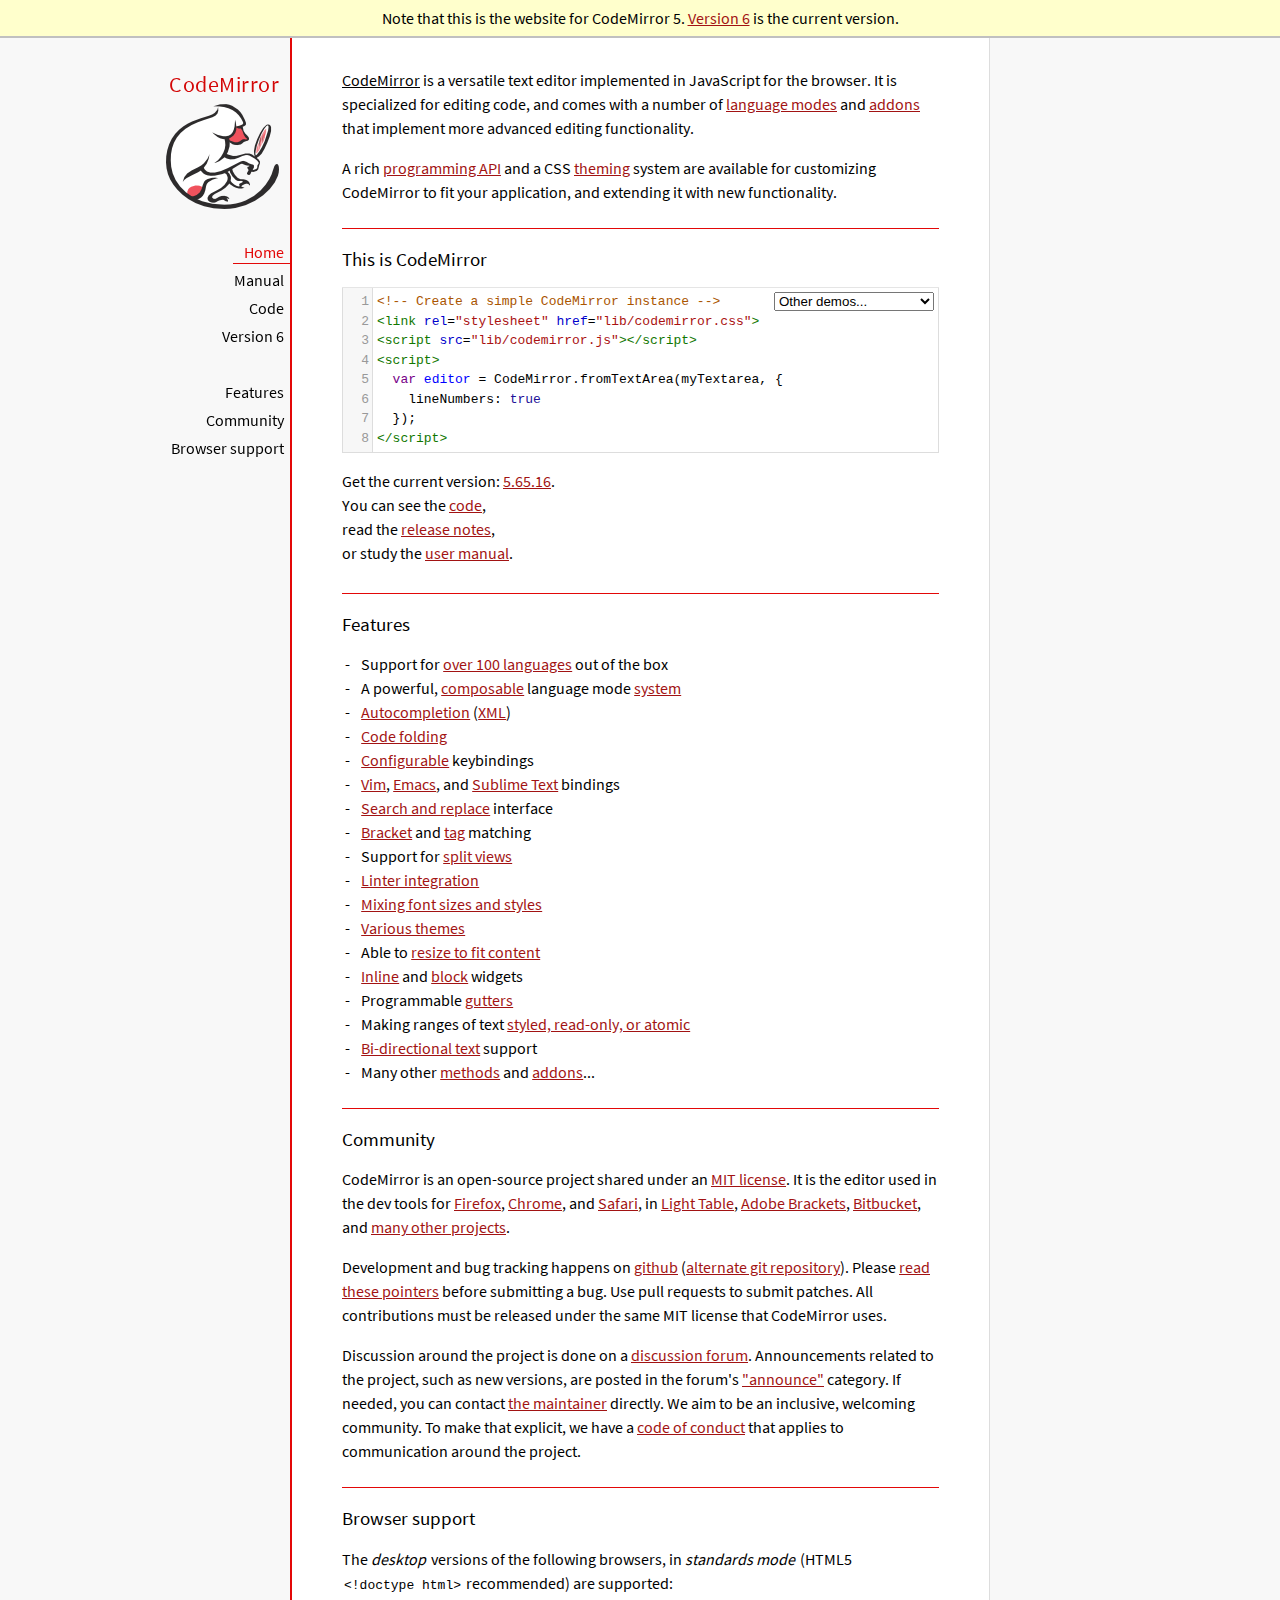
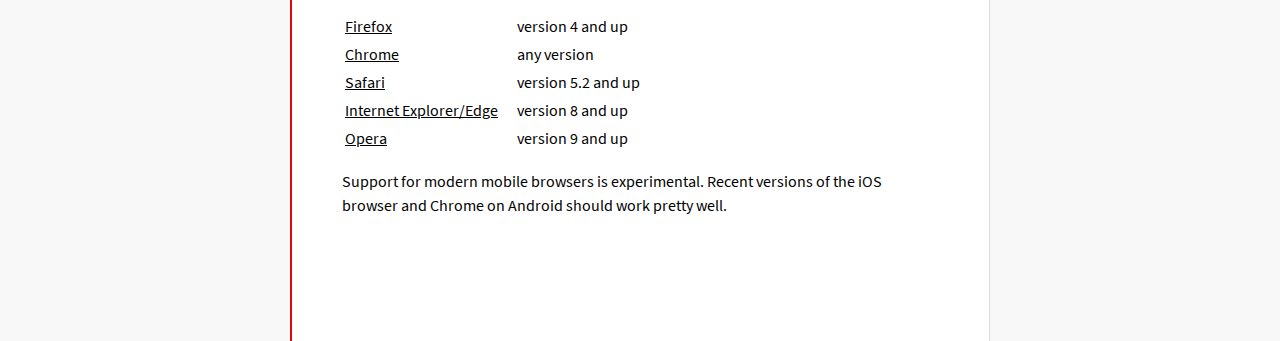
<file: _lib/codemirror/index.html>
<!doctype html>

<title>CodeMirror 5</title>
<meta charset="utf-8"/>

<link rel=stylesheet href="lib/codemirror.css">
<link rel=stylesheet href="doc/docs.css">
<script src="lib/codemirror.js"></script>
<script src="mode/xml/xml.js"></script>
<script src="mode/javascript/javascript.js"></script>
<script src="mode/css/css.js"></script>
<script src="mode/htmlmixed/htmlmixed.js"></script>
<script src="addon/edit/matchbrackets.js"></script>

<script src="doc/activebookmark.js"></script>

<style>
  .CodeMirror { height: auto; border: 1px solid #ddd; }
  .CodeMirror-scroll { max-height: 200px; }
  .CodeMirror pre { padding-left: 7px; line-height: 1.25; }
  .banner { background: #ffc; padding: 6px; border-bottom: 2px solid silver; text-align: center }
</style>

<div class=banner>
  Note that this is the website for CodeMirror 5. <a href="https://codemirror.net/">Version 6</a> is the current version.
</div>

<div id=nav>
  <a href="https://codemirror.net/5"><h1>CodeMirror</h1><img id=logo src="doc/logo.png"></a>

  <ul>
    <li><a class=active data-default="true" href="#description">Home</a>
    <li><a href="doc/manual.html">Manual</a>
    <li><a href="https://github.com/codemirror/codemirror5">Code</a>
    <li><a href="https://codemirror.net/">Version 6</a>
  </ul>
  <ul>
    <li><a href="#features">Features</a>
    <li><a href="#community">Community</a>
    <li><a href="#browsersupport">Browser support</a>
  </ul>
</div>

<article>

<section id=description class=first>
  <p><strong>CodeMirror</strong> is a versatile text editor
  implemented in JavaScript for the browser. It is specialized for
  editing code, and comes with a number of <a href="mode/index.html">language modes</a> and <a href="doc/manual.html#addons">addons</a>
  that implement more advanced editing functionality.</p>

  <p>A rich <a href="doc/manual.html#api">programming API</a> and a
  CSS <a href="doc/manual.html#styling">theming</a> system are
  available for customizing CodeMirror to fit your application, and
  extending it with new functionality.</p>
</section>

<section id=demo>
  <h2>This is CodeMirror</h2>
  <form style="position: relative; margin-top: .5em;"><textarea id=demotext>
<!-- Create a simple CodeMirror instance -->
<link rel="stylesheet" href="lib/codemirror.css">
<script src="lib/codemirror.js"></script>
<script>
  var editor = CodeMirror.fromTextArea(myTextarea, {
    lineNumbers: true
  });
</script></textarea>
  <select id="demolist" onchange="document.location = this.options[this.selectedIndex].value;">
    <option value="#">Other demos...</option>
    <option value="demo/complete.html">Autocompletion</option>
    <option value="demo/folding.html">Code folding</option>
    <option value="demo/theme.html">Themes</option>
    <option value="mode/htmlmixed/index.html">Mixed language modes</option>
    <option value="demo/bidi.html">Bi-directional text</option>
    <option value="demo/variableheight.html">Variable font sizes</option>
    <option value="demo/search.html">Search interface</option>
    <option value="demo/vim.html">Vim bindings</option>
    <option value="demo/emacs.html">Emacs bindings</option>
    <option value="demo/sublime.html">Sublime Text bindings</option>
    <option value="demo/tern.html">Tern integration</option>
    <option value="demo/merge.html">Merge/diff interface</option>
    <option value="demo/fullscreen.html">Full-screen editor</option>
    <option value="demo/simplescrollbars.html">Custom scrollbars</option>
  </select></form>
  <script>
    var editor = CodeMirror.fromTextArea(document.getElementById("demotext"), {
      lineNumbers: true,
      mode: "text/html",
      matchBrackets: true
    });
  </script>

  <div class=actions>
    Get the current version: <a href="https://codemirror.net/5/codemirror.zip">5.65.16</a>.<br>
    You can see the <a href="https://github.com/codemirror/codemirror5" title="GitHub repository">code</a>,<br>
    read the <a href="doc/releases.html">release notes</a>,<br>
    or study the <a href="doc/manual.html">user manual</a>.
  </div>

</section>

<section id=features>
  <h2>Features</h2>
  <ul>
    <li>Support for <a href="mode/index.html">over 100 languages</a> out of the box
    <li>A powerful, <a href="mode/htmlmixed/index.html">composable</a> language mode <a href="doc/manual.html#modeapi">system</a>
    <li><a href="doc/manual.html#addon_show-hint">Autocompletion</a> (<a href="demo/xmlcomplete.html">XML</a>)
    <li><a href="doc/manual.html#addon_foldcode">Code folding</a>
    <li><a href="doc/manual.html#option_extraKeys">Configurable</a> keybindings
    <li><a href="demo/vim.html">Vim</a>, <a href="demo/emacs.html">Emacs</a>, and <a href="demo/sublime.html">Sublime Text</a> bindings
    <li><a href="doc/manual.html#addon_search">Search and replace</a> interface
    <li><a href="doc/manual.html#addon_matchbrackets">Bracket</a> and <a href="doc/manual.html#addon_matchtags">tag</a> matching
    <li>Support for <a href="demo/buffers.html">split views</a>
    <li><a href="doc/manual.html#addon_lint">Linter integration</a>
    <li><a href="demo/variableheight.html">Mixing font sizes and styles</a>
    <li><a href="demo/theme.html">Various themes</a>
    <li>Able to <a href="demo/resize.html">resize to fit content</a>
    <li><a href="doc/manual.html#mark_replacedWith">Inline</a> and <a href="doc/manual.html#addLineWidget">block</a> widgets
    <li>Programmable <a href="demo/marker.html">gutters</a>
    <li>Making ranges of text <a href="doc/manual.html#markText">styled, read-only, or atomic</a>
    <li><a href="demo/bidi.html">Bi-directional text</a> support
    <li>Many other <a href="doc/manual.html#api">methods</a> and <a href="doc/manual.html#addons">addons</a>...
  </ul>
</section>

<section id=community>
  <h2>Community</h2>

  <p>CodeMirror is an open-source project shared under
  an <a href="LICENSE">MIT license</a>. It is the editor used in the
  dev tools for
  <a href="https://hacks.mozilla.org/2013/11/firefox-developer-tools-episode-27-edit-as-html-codemirror-more/">Firefox</a>,
  <a href="https://developers.google.com/chrome-developer-tools/">Chrome</a>,
  and <a href="https://developer.apple.com/safari/tools/">Safari</a>, in <a href="http://www.lighttable.com/">Light
  Table</a>, <a href="http://brackets.io/">Adobe
  Brackets</a>, <a href="http://blog.bitbucket.org/2013/05/14/edit-your-code-in-the-cloud-with-bitbucket/">Bitbucket</a>,
  and <a href="doc/realworld.html">many other projects</a>.</p>

  <p>Development and bug tracking happens
  on <a href="https://github.com/codemirror/CodeMirror/">github</a>
  (<a href="http://marijnhaverbeke.nl/git/codemirror">alternate git
  repository</a>).
  Please <a href="https://codemirror.net/5/doc/reporting.html">read these
  pointers</a> before submitting a bug. Use pull requests to submit
  patches. All contributions must be released under the same MIT
  license that CodeMirror uses.</p>

  <p>Discussion around the project is done on
  a <a href="https://discuss.codemirror.net">discussion forum</a>.
  Announcements related to the project, such as new versions, are
  posted in the
  forum's <a href="https://discuss.codemirror.net/c/announce">"announce"</a>
  category. If needed, you can
  contact <a href="mailto:marijn@haverbeke.berlin">the maintainer</a>
  directly. We aim to be an inclusive, welcoming community. To make
  that explicit, we have
  a <a href="http://contributor-covenant.org/version/1/1/0/">code of
  conduct</a> that applies to communication around the project.</p>
</section>

<section id=browsersupport>
  <h2>Browser support</h2>
  <p>The <em>desktop</em> versions of the following browsers,
  in <em>standards mode</em> (HTML5 <code>&lt;!doctype html></code>
  recommended) are supported:</p>
  <table style="margin-bottom: 1em">
    <tr><th>Firefox</th><td>version 4 and up</td></tr>
    <tr><th>Chrome</th><td>any version</td></tr>
    <tr><th>Safari</th><td>version 5.2 and up</td></tr>
    <tr><th style="padding-right: 1em;">Internet Explorer/Edge</th><td>version 8 and up</td></tr>
    <tr><th>Opera</th><td>version 9 and up</td></tr>
  </table>
  <p>Support for modern mobile browsers is experimental. Recent
  versions of the iOS browser and Chrome on Android should work
  pretty well.</p>
</section>

</article>
</file>
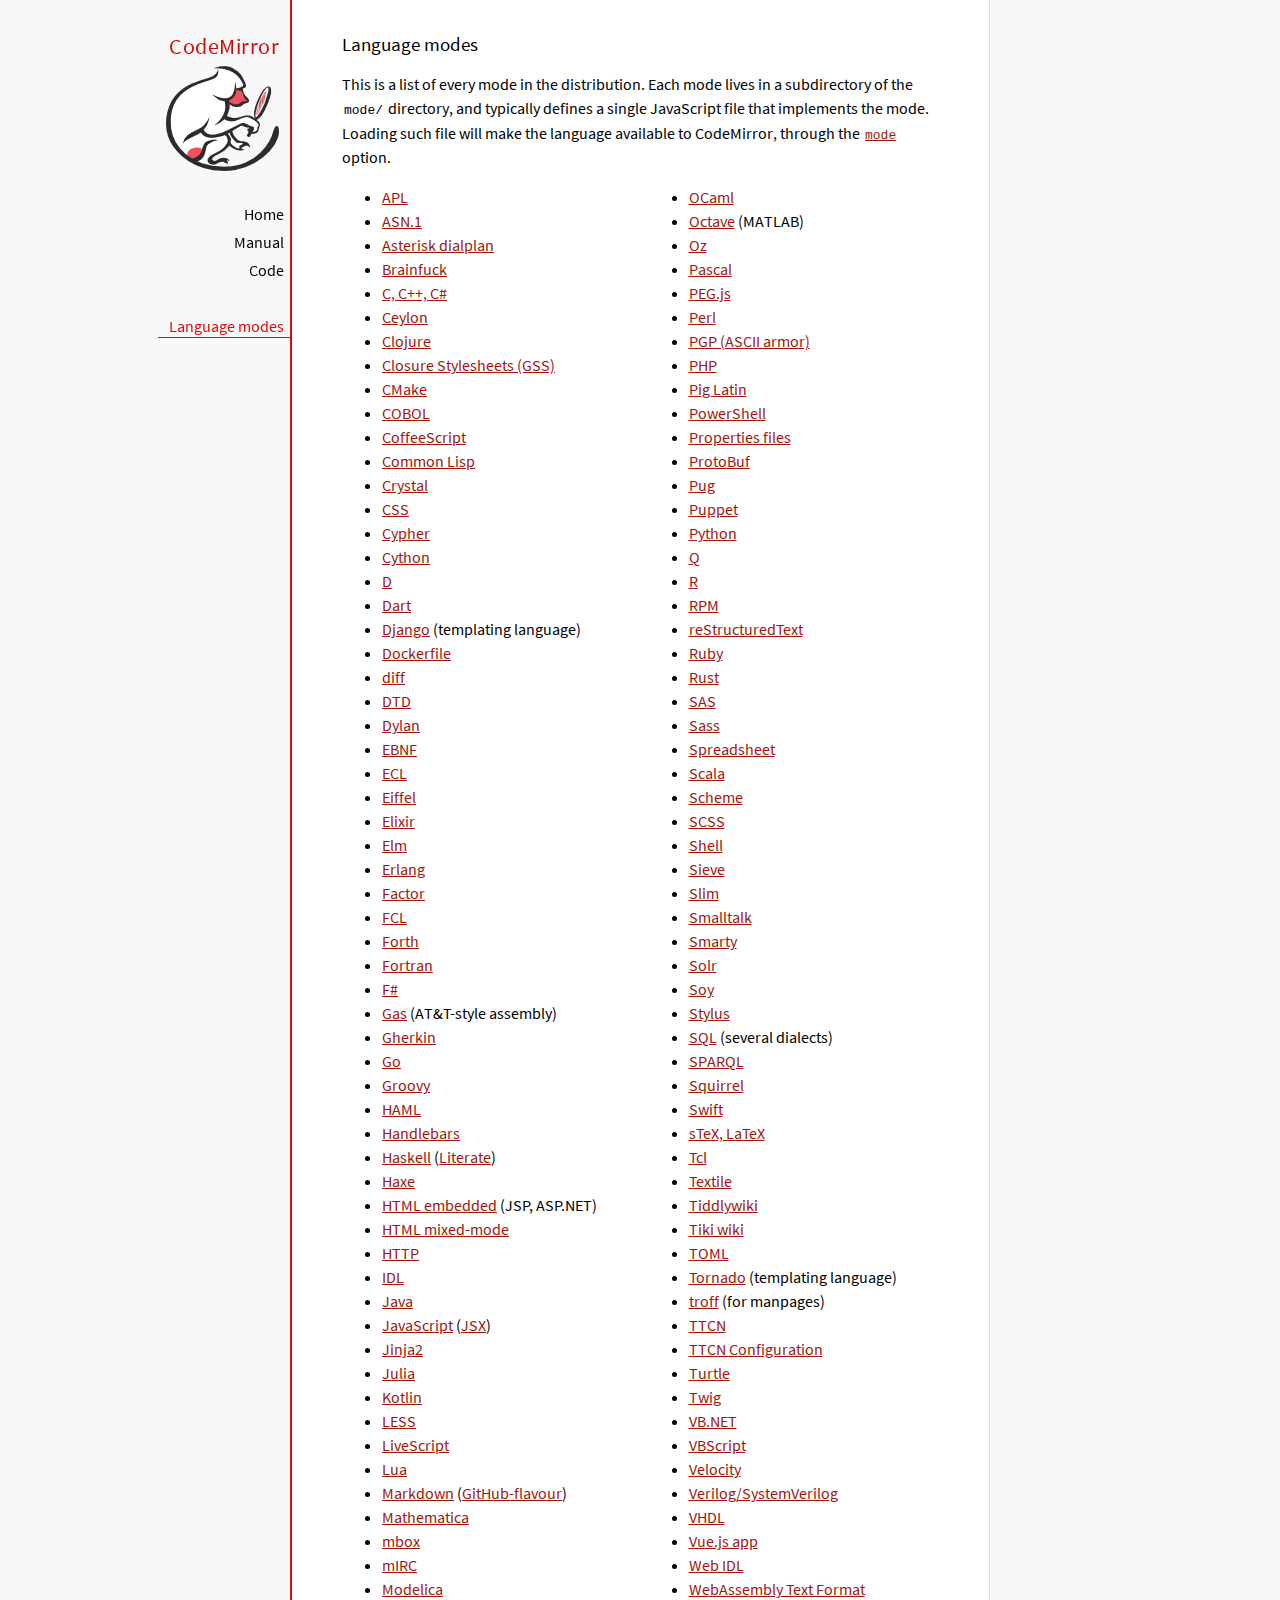
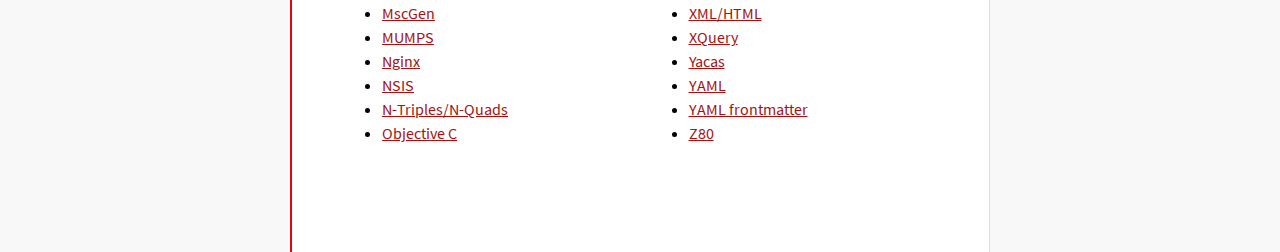
<file: _lib/codemirror/mode/index.html>
<!doctype html>

<title>CodeMirror: Language Modes</title>
<meta charset="utf-8"/>
<link rel=stylesheet href="../doc/docs.css">

<div id=nav>
  <a href="https://codemirror.net/5"><h1>CodeMirror</h1><img id=logo src="../doc/logo.png"></a>

  <ul>
    <li><a href="../index.html">Home</a>
    <li><a href="../doc/manual.html">Manual</a>
    <li><a href="https://github.com/codemirror/codemirror5">Code</a>
  </ul>
  <ul>
    <li><a class=active href="#">Language modes</a>
  </ul>
</div>

<article>

  <h2>Language modes</h2>

  <p>This is a list of every mode in the distribution. Each mode lives
in a subdirectory of the <code>mode/</code> directory, and typically
defines a single JavaScript file that implements the mode. Loading
such file will make the language available to CodeMirror, through
the <a href="../doc/manual.html#option_mode"><code>mode</code></a>
option.</p>

  <div style="-webkit-columns: 100px 2; -moz-columns: 100px 2; columns: 100px 2;">
    <ul style="margin-top: 0">
      <li><a href="apl/index.html">APL</a></li>
      <li><a href="asn.1/index.html">ASN.1</a></li>
      <li><a href="asterisk/index.html">Asterisk dialplan</a></li>
      <li><a href="brainfuck/index.html">Brainfuck</a></li>
      <li><a href="clike/index.html">C, C++, C#</a></li>
      <li><a href="clike/index.html">Ceylon</a></li>
      <li><a href="clojure/index.html">Clojure</a></li>
      <li><a href="css/gss.html">Closure Stylesheets (GSS)</a></li>
      <li><a href="cmake/index.html">CMake</a></li>
      <li><a href="cobol/index.html">COBOL</a></li>
      <li><a href="coffeescript/index.html">CoffeeScript</a></li>
      <li><a href="commonlisp/index.html">Common Lisp</a></li>
      <li><a href="crystal/index.html">Crystal</a></li>
      <li><a href="css/index.html">CSS</a></li>
      <li><a href="cypher/index.html">Cypher</a></li>
      <li><a href="python/index.html">Cython</a></li>
      <li><a href="d/index.html">D</a></li>
      <li><a href="dart/index.html">Dart</a></li>
      <li><a href="django/index.html">Django</a> (templating language)</li>
      <li><a href="dockerfile/index.html">Dockerfile</a></li>
      <li><a href="diff/index.html">diff</a></li>
      <li><a href="dtd/index.html">DTD</a></li>
      <li><a href="dylan/index.html">Dylan</a></li>
      <li><a href="ebnf/index.html">EBNF</a></li>
      <li><a href="ecl/index.html">ECL</a></li>
      <li><a href="eiffel/index.html">Eiffel</a></li>
      <li><a href="https://github.com/optick/codemirror-mode-elixir">Elixir</a></li>
      <li><a href="elm/index.html">Elm</a></li>
      <li><a href="erlang/index.html">Erlang</a></li>
      <li><a href="factor/index.html">Factor</a></li>
      <li><a href="fcl/index.html">FCL</a></li>
      <li><a href="forth/index.html">Forth</a></li>
      <li><a href="fortran/index.html">Fortran</a></li>
      <li><a href="mllike/index.html">F#</a></li>
      <li><a href="gas/index.html">Gas</a> (AT&amp;T-style assembly)</li>
      <li><a href="gherkin/index.html">Gherkin</a></li>
      <li><a href="go/index.html">Go</a></li>
      <li><a href="groovy/index.html">Groovy</a></li>
      <li><a href="haml/index.html">HAML</a></li>
      <li><a href="handlebars/index.html">Handlebars</a></li>
      <li><a href="haskell/index.html">Haskell</a> (<a href="haskell-literate/index.html">Literate</a>)</li>
      <li><a href="haxe/index.html">Haxe</a></li>
      <li><a href="htmlembedded/index.html">HTML embedded</a> (JSP, ASP.NET)</li>
      <li><a href="htmlmixed/index.html">HTML mixed-mode</a></li>
      <li><a href="http/index.html">HTTP</a></li>
      <li><a href="idl/index.html">IDL</a></li>
      <li><a href="clike/index.html">Java</a></li>
      <li><a href="javascript/index.html">JavaScript</a> (<a href="jsx/index.html">JSX</a>)</li>
      <li><a href="jinja2/index.html">Jinja2</a></li>
      <li><a href="julia/index.html">Julia</a></li>
      <li><a href="clike/index.html">Kotlin</a></li>
      <li><a href="css/less.html">LESS</a></li>
      <li><a href="livescript/index.html">LiveScript</a></li>
      <li><a href="lua/index.html">Lua</a></li>
      <li><a href="markdown/index.html">Markdown</a> (<a href="gfm/index.html">GitHub-flavour</a>)</li>
      <li><a href="mathematica/index.html">Mathematica</a></li>
      <li><a href="mbox/index.html">mbox</a></li>
      <li><a href="mirc/index.html">mIRC</a></li>
      <li><a href="modelica/index.html">Modelica</a></li>
      <li><a href="mscgen/index.html">MscGen</a></li>
      <li><a href="mumps/index.html">MUMPS</a></li>
      <li><a href="nginx/index.html">Nginx</a></li>
      <li><a href="nsis/index.html">NSIS</a></li>
      <li><a href="ntriples/index.html">N-Triples/N-Quads</a></li>
      <li><a href="clike/index.html">Objective C</a></li>
      <li><a href="mllike/index.html">OCaml</a></li>
      <li><a href="octave/index.html">Octave</a> (MATLAB)</li>
      <li><a href="oz/index.html">Oz</a></li>
      <li><a href="pascal/index.html">Pascal</a></li>
      <li><a href="pegjs/index.html">PEG.js</a></li>
      <li><a href="perl/index.html">Perl</a></li>
      <li><a href="asciiarmor/index.html">PGP (ASCII armor)</a></li>
      <li><a href="php/index.html">PHP</a></li>
      <li><a href="pig/index.html">Pig Latin</a></li>
      <li><a href="powershell/index.html">PowerShell</a></li>
      <li><a href="properties/index.html">Properties files</a></li>
      <li><a href="protobuf/index.html">ProtoBuf</a></li>
      <li><a href="pug/index.html">Pug</a></li>
      <li><a href="puppet/index.html">Puppet</a></li>
      <li><a href="python/index.html">Python</a></li>
      <li><a href="q/index.html">Q</a></li>
      <li><a href="r/index.html">R</a></li>
      <li><a href="rpm/index.html">RPM</a></li>
      <li><a href="rst/index.html">reStructuredText</a></li>
      <li><a href="ruby/index.html">Ruby</a></li>
      <li><a href="rust/index.html">Rust</a></li>
      <li><a href="sas/index.html">SAS</a></li>
      <li><a href="sass/index.html">Sass</a></li>
      <li><a href="spreadsheet/index.html">Spreadsheet</a></li>
      <li><a href="clike/scala.html">Scala</a></li>
      <li><a href="scheme/index.html">Scheme</a></li>
      <li><a href="css/scss.html">SCSS</a></li>
      <li><a href="shell/index.html">Shell</a></li>
      <li><a href="sieve/index.html">Sieve</a></li>
      <li><a href="slim/index.html">Slim</a></li>
      <li><a href="smalltalk/index.html">Smalltalk</a></li>
      <li><a href="smarty/index.html">Smarty</a></li>
      <li><a href="solr/index.html">Solr</a></li>
      <li><a href="soy/index.html">Soy</a></li>
      <li><a href="stylus/index.html">Stylus</a></li>
      <li><a href="sql/index.html">SQL</a> (several dialects)</li>
      <li><a href="sparql/index.html">SPARQL</a></li>
      <li><a href="clike/index.html">Squirrel</a></li>
      <li><a href="swift/index.html">Swift</a></li>
      <li><a href="stex/index.html">sTeX, LaTeX</a></li>
      <li><a href="tcl/index.html">Tcl</a></li>
      <li><a href="textile/index.html">Textile</a></li>
      <li><a href="tiddlywiki/index.html">Tiddlywiki</a></li>
      <li><a href="tiki/index.html">Tiki wiki</a></li>
      <li><a href="toml/index.html">TOML</a></li>
      <li><a href="tornado/index.html">Tornado</a> (templating language)</li>
      <li><a href="troff/index.html">troff</a> (for manpages)</li>
      <li><a href="ttcn/index.html">TTCN</a></li>
      <li><a href="ttcn-cfg/index.html">TTCN Configuration</a></li>
      <li><a href="turtle/index.html">Turtle</a></li>
      <li><a href="twig/index.html">Twig</a></li>
      <li><a href="vb/index.html">VB.NET</a></li>
      <li><a href="vbscript/index.html">VBScript</a></li>
      <li><a href="velocity/index.html">Velocity</a></li>
      <li><a href="verilog/index.html">Verilog/SystemVerilog</a></li>
      <li><a href="vhdl/index.html">VHDL</a></li>
      <li><a href="vue/index.html">Vue.js app</a></li>
      <li><a href="webidl/index.html">Web IDL</a></li>
      <li><a href="wast/index.html">WebAssembly Text Format</a></li>
      <li><a href="xml/index.html">XML/HTML</a></li>
      <li><a href="xquery/index.html">XQuery</a></li>
      <li><a href="yacas/index.html">Yacas</a></li>
      <li><a href="yaml/index.html">YAML</a></li>
      <li><a href="yaml-frontmatter/index.html">YAML frontmatter</a></li>
      <li><a href="z80/index.html">Z80</a></li>
    </ul>
  </div>

</article>
</file>
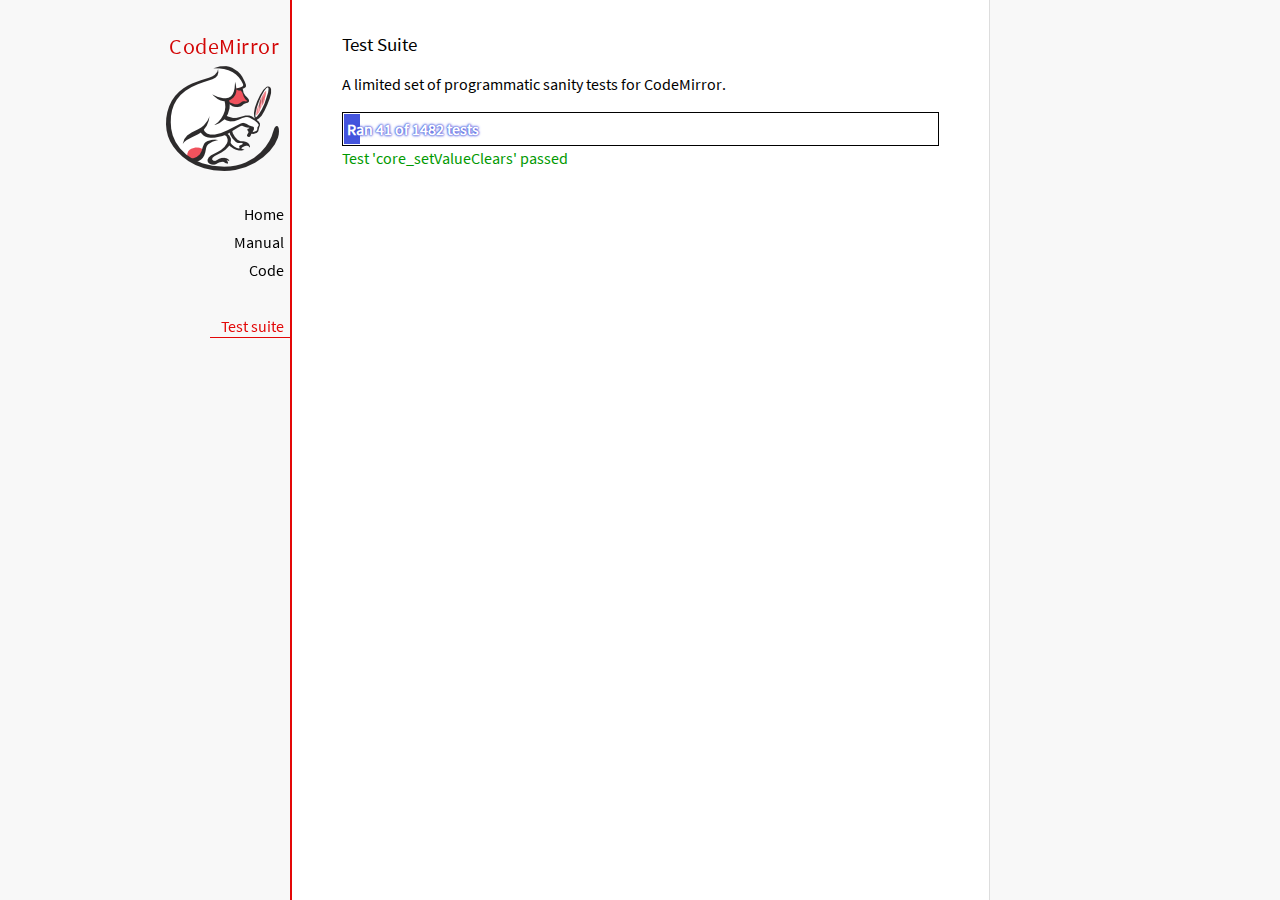
<file: _lib/codemirror/test/index.html>
<!doctype html>

<meta charset="utf-8"/>
<title>CodeMirror: Test Suite</title>
<link rel=stylesheet href="../doc/docs.css">

<link rel="stylesheet" href="../lib/codemirror.css">
<link rel="stylesheet" href="mode_test.css">
<script>
  var errored = []
  window.onerror = function(e) { errored.push(e) }
</script>
<script src="../doc/activebookmark.js"></script>
<script src="../lib/codemirror.js"></script>
<script src="../mode/meta.js"></script>
<script src="../addon/mode/overlay.js"></script>
<script src="../addon/mode/multiplex.js"></script>
<script src="../addon/search/searchcursor.js"></script>
<script src="../addon/dialog/dialog.js"></script>
<script src="../addon/edit/matchbrackets.js"></script>
<script src="../addon/hint/sql-hint.js"></script>
<script src="../addon/hint/xml-hint.js"></script>
<script src="../addon/hint/html-hint.js"></script>
<script src="../addon/comment/comment.js"></script>
<script src="../addon/mode/simple.js"></script>
<script src="../mode/css/css.js"></script>
<script src="../mode/clike/clike.js"></script>
<!-- clike must be after css or vim and sublime tests will fail -->
<script src="../mode/clojure/clojure.js"></script>
<script src="../mode/cypher/cypher.js"></script>
<script src="../mode/d/d.js"></script>
<script src="../mode/dockerfile/dockerfile.js"></script>
<script src="../mode/gfm/gfm.js"></script>
<script src="../mode/haml/haml.js"></script>
<script src="../mode/htmlmixed/htmlmixed.js"></script>
<script src="../mode/javascript/javascript.js"></script>
<script src="../mode/jsx/jsx.js"></script>
<script src="../mode/markdown/markdown.js"></script>
<script src="../mode/php/php.js"></script>
<script src="../mode/python/python.js"></script>
<script src="../mode/powershell/powershell.js"></script>
<script src="../mode/ruby/ruby.js"></script>
<script src="../mode/sass/sass.js"></script>
<script src="../mode/shell/shell.js"></script>
<script src="../mode/slim/slim.js"></script>
<script src="../mode/soy/soy.js"></script>
<script src="../mode/sql/sql.js"></script>
<script src="../mode/stex/stex.js"></script>
<script src="../mode/swift/swift.js"></script>
<script src="../mode/textile/textile.js"></script>
<script src="../mode/verilog/verilog.js"></script>
<script src="../mode/xml/xml.js"></script>
<script src="../mode/xquery/xquery.js"></script>
<script src="../keymap/emacs.js"></script>
<script src="../keymap/sublime.js"></script>
<script src="../keymap/vim.js"></script>
<script src="../mode/rust/rust.js"></script>
<script src="../mode/mscgen/mscgen.js"></script>
<script src="../mode/dylan/dylan.js"></script>
<script src="../mode/wast/wast.js"></script>

<style>
  .ok { color: #090; }
  .fail { color: #e00; }
  .error { color: #c90; }
  .done { font-weight: bold; }
  #progress {
  background: #45d;
  color: white;
  text-shadow: 0 0 1px #45d, 0 0 2px #45d, 0 0 3px #45d;
  font-weight: bold;
  white-space: pre;
  }
  #testground {
  visibility: hidden;
  }
  #testground.offscreen {
  visibility: visible;
  position: absolute;
  left: -10000px;
  top: -10000px;
  }
  .CodeMirror { border: 1px solid black; }
</style>

<div id=nav>
  <a href="https://codemirror.net/5"><h1>CodeMirror</h1><img id=logo src="../doc/logo.png"></a>

  <ul>
    <li><a href="../index.html">Home</a>
    <li><a href="../doc/manual.html">Manual</a>
    <li><a href="https://github.com/codemirror/codemirror5">Code</a>
  </ul>
  <ul>
    <li><a class=active href="#">Test suite</a>
  </ul>
</div>

<article>
  <h2>Test Suite</h2>

    <p>A limited set of programmatic sanity tests for CodeMirror.</p>

    <div style="border: 1px solid black; padding: 1px; max-width: 700px;">
      <div style="width: 0px;" id=progress><div style="padding: 3px;">Ran <span id="progress_ran">0</span><span id="progress_total"> of 0</span> tests</div></div>
    </div>
    <p id=status>Please enable JavaScript...</p>
    <div id=output></div>

    <div id=testground></div>

    <script src="driver.js"></script>
    <script src="test.js"></script>
    <script src="doc_test.js"></script>
    <script src="multi_test.js"></script>
    <script src="contenteditable_test.js"></script>
    <script src="scroll_test.js"></script>
    <script src="comment_test.js"></script>
    <script src="search_test.js"></script>
    <script src="mode_test.js"></script>

    <script src="../mode/clike/test.js"></script>
    <script src="../mode/clojure/test.js"></script>
    <script src="../mode/css/test.js"></script>
    <script src="../mode/css/gss_test.js"></script>
    <script src="../mode/css/scss_test.js"></script>
    <script src="../mode/css/less_test.js"></script>
    <script src="../mode/cypher/test.js"></script>
    <script src="../mode/d/test.js"></script>
    <script src="../mode/dockerfile/test.js"></script>
    <script src="../mode/gfm/test.js"></script>
    <script src="../mode/haml/test.js"></script>
    <script src="../mode/javascript/test.js"></script>
    <script src="../mode/jsx/test.js"></script>
    <script src="../mode/markdown/test.js"></script>
    <script src="../mode/php/test.js"></script>
    <script src="../mode/powershell/test.js"></script>
    <script src="../mode/ruby/test.js"></script>
    <script src="../mode/sass/test.js"></script>
    <script src="../mode/shell/test.js"></script>
    <script src="../mode/slim/test.js"></script>
    <script src="../mode/soy/test.js"></script>
    <script src="../mode/stex/test.js"></script>
    <script src="../mode/swift/test.js"></script>
    <script src="../mode/textile/test.js"></script>
    <script src="../mode/verilog/test.js"></script>
    <script src="../mode/xml/test.js"></script>
    <script src="../mode/xquery/test.js"></script>
    <script src="../mode/python/test.js"></script>
    <script src="../mode/rust/test.js"></script>
    <script src="../mode/wast/test.js"></script>
    <script src="../mode/mscgen/mscgen_test.js"></script>
    <script src="../mode/mscgen/xu_test.js"></script>
    <script src="../mode/mscgen/msgenny_test.js"></script>
    <script src="../mode/dylan/test.js"></script>
    <script src="../addon/mode/multiplex_test.js"></script>
    <script src="../addon/fold/foldcode.js"></script>
    <script src="../addon/fold/brace-fold.js"></script>
    <script src="../addon/fold/xml-fold.js"></script>
    <script src="../addon/scroll/annotatescrollbar.js"></script>

    <script src="emacs_test.js"></script>
    <script src="sql-hint-test.js"></script>
    <script src="sublime_test.js"></script>
    <script src="html-hint-test.js"></script>
    <script src="annotatescrollbar.js"></script>
    <script>
      window.onload = runHarness;
      CodeMirror.on(window, 'hashchange', runHarness);

      function esc(str) {
        return str.replace(/[<&]/, function(ch) { return ch == "<" ? "&lt;" : "&amp;"; });
      }

      var output = document.getElementById("output"),
          progress = document.getElementById("progress"),
          progressRan = document.getElementById("progress_ran").childNodes[0],
          progressTotal = document.getElementById("progress_total").childNodes[0];
      var count = 0,
          failed = 0,
          skipped = 0,
          bad = "",
          running = false, // Flag that states tests are running
          quit = false, // Flag to quit tests ASAP
          verbose = false, // Adds message for *every* test to output
          done = false

      function runHarness(){
        if (running) {
          quit = true;
          setStatus("Restarting tests...", '', true);
          setTimeout(function(){ runHarness(); }, 500);
          return;
        }
        filters = [];
        verbose = false;
        if (window.location.hash.substr(1)){
          var strings = window.location.hash.substr(1).split(",");
          while (strings.length) {
            var s = strings.shift();
            if (s === "verbose")
              verbose = true;
            else
              filters.push(parseTestFilter(decodeURIComponent(s)));
          }
        }
        quit = false;
        running = true;
        setStatus("Loading tests...");
        count = 0;
        failed = 0;
        done = false;
        skipped = 0;
        bad = "";
        totalTests = countTests();
        progressTotal.nodeValue = " of " + totalTests;
        progressRan.nodeValue = count;
        output.innerHTML = '';
        document.getElementById("testground").innerHTML = "<form>" +
          "<textarea id=\"code\" name=\"code\"></textarea>" +
          "<input type=submit value=ok name=submit>" +
          "</form>";
        runTests(displayTest);
      }

      function setStatus(message, className, force){
        if (quit && !force) return;
        if (!message) throw("must provide message");
        var status = document.getElementById("status").childNodes[0];
        status.nodeValue = message;
        status.parentNode.className = className;
      }
      function addOutput(name, className, code){
        var newOutput = document.createElement("dl");
        var newTitle = document.createElement("dt");
        newTitle.className = className;
        newTitle.appendChild(document.createTextNode(name));
        newOutput.appendChild(newTitle);
        var newMessage = document.createElement("dd");
        newMessage.innerHTML = code;
        newOutput.appendChild(newTitle);
        newOutput.appendChild(newMessage);
        output.appendChild(newOutput);
      }
      function displayTest(type, name, customMessage) {
        var message = "???";
        if (type != "done" && type != "skipped") ++count;
        progress.style.width = (count * (progress.parentNode.clientWidth - 2) / (totalTests || 1)) + "px";
        progressRan.nodeValue = count;
        if (type == "ok") {
          message = "Test '" + name + "' passed";
          if (!verbose) customMessage = false;
        } else if (type == "skipped") {
          message = "Test '" + name + "' skipped";
          ++skipped;
          if (!verbose) customMessage = false;
        } else if (type == "expected") {
          message = "Test '" + name + "' failed as expected";
          if (!verbose) customMessage = false;
        } else if (type == "error" || type == "fail") {
          ++failed;
          message = "Test '" + name + "' failed";
        } else if (type == "done") {
          if (failed) {
            type += " fail";
            message = failed + " failure" + (failed > 1 ? "s" : "");
          } else if (count < totalTests) {
            failed = totalTests - count;
            type += " fail";
            message = failed + " failure" + (failed > 1 ? "s" : "");
          } else {
            type += " ok";
            message = "All passed"
            if (skipped) {
              message += " (" + skipped + " skipped)";
            }
          }
          done = true
          progressTotal.nodeValue = '';
          customMessage = true; // Hack to avoid adding to output
        }
        if (verbose && !customMessage)  customMessage = message;
        setStatus(message, type);
        if (customMessage && customMessage.length > 0) {
          addOutput(name, type, customMessage);
        }
      }
    </script>

</article>
</file>
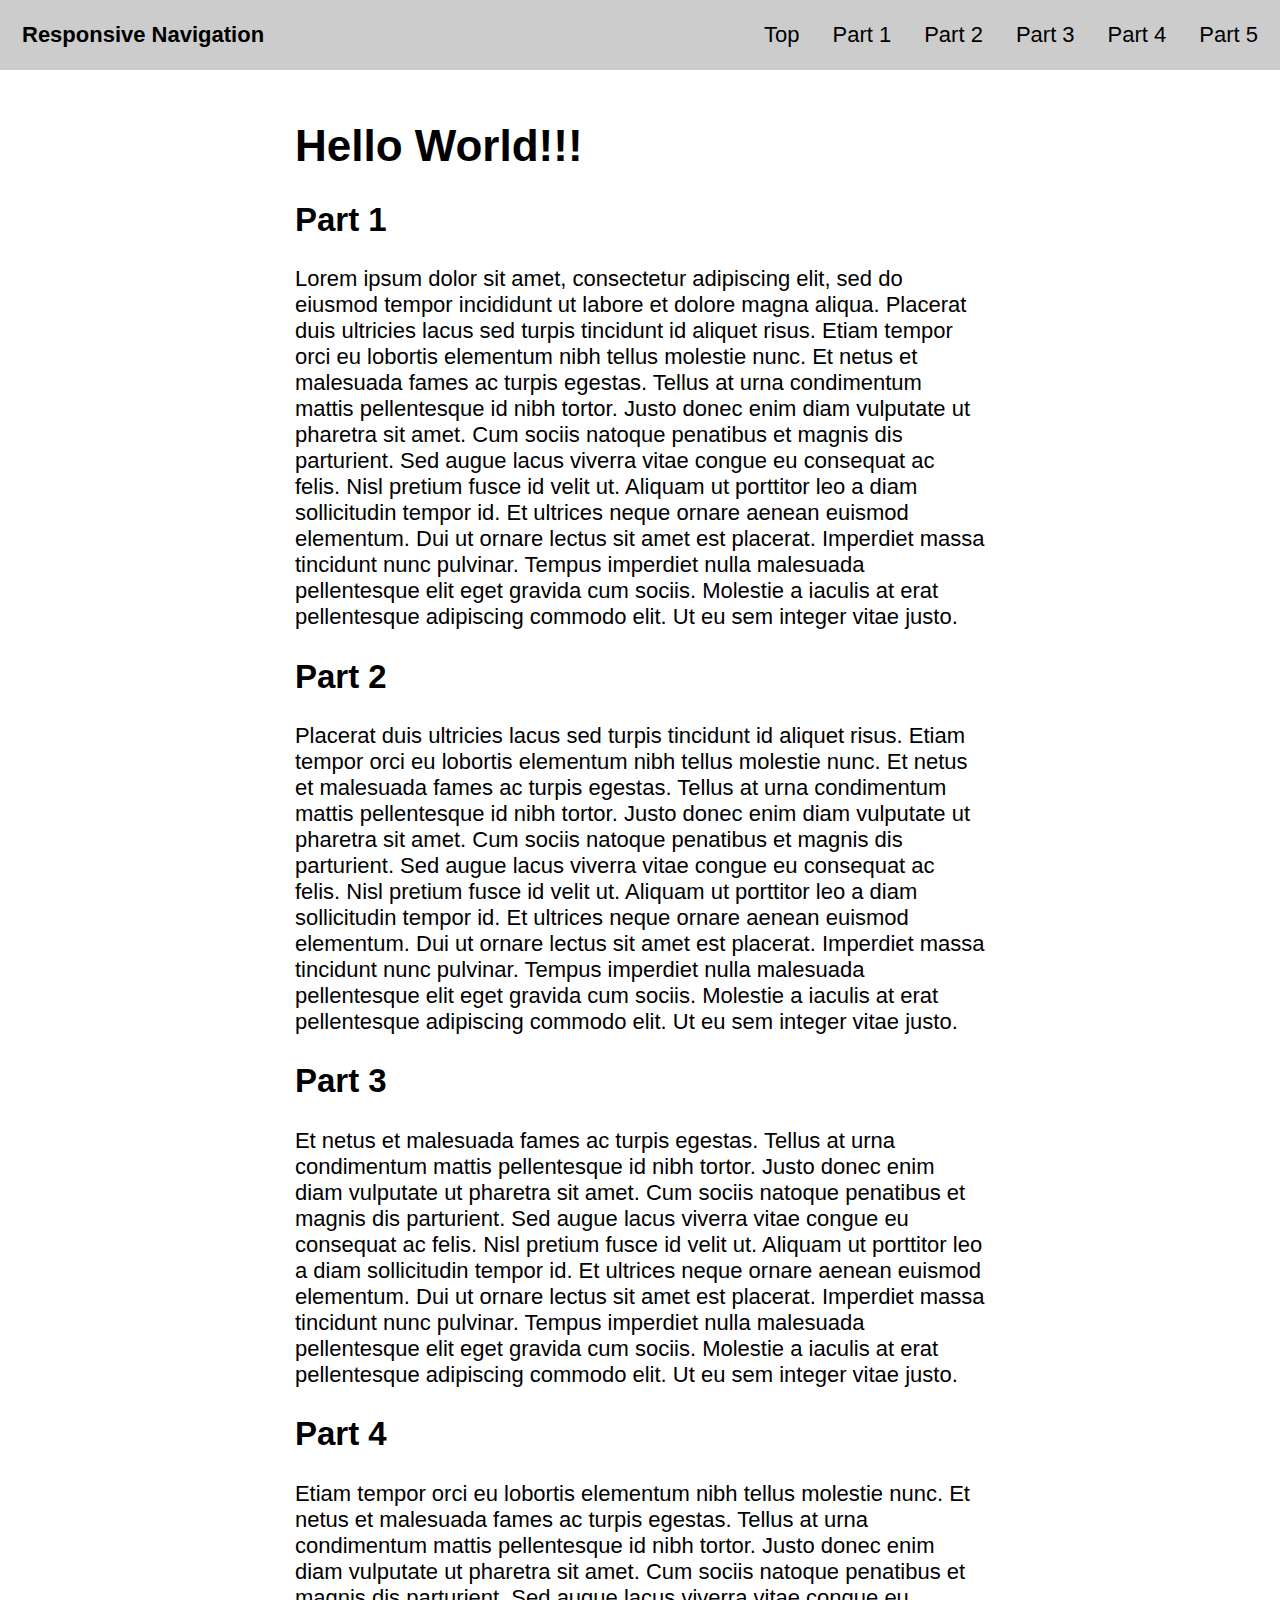
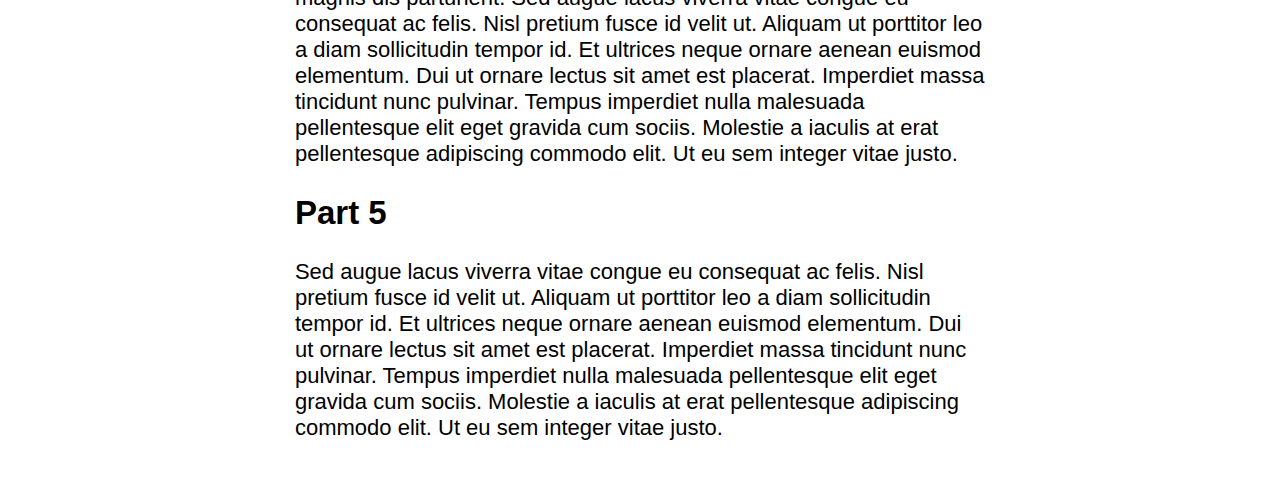
<file: web/_demos/nav/index.html>
<!DOCTYPE html>
<html lang="en">

<head>
    <meta charset="UTF-8">
    <meta name="viewport" content="width=device-width, initial-scale=1.0">
    <title>Responsive Navigation</title>
    <link rel="stylesheet" href="styles.css">
</head>


<body>

    <header>
        <h1>Responsive Navigation</h1>

        <nav id="main-menu">
            <button id="menu-open">☰</button>

            <ul id="menu-links">
                <li><a href="#top">Top</a></li>
                <li><a href="#part1">Part 1</a></li>
                <li><a href="#part2">Part 2</a></li>
                <li><a href="#part3">Part 3</a></li>
                <li><a href="#part4">Part 4</a></li>
                <li><a href="#part5">Part 5</a></li>
            </ul>
        </nav>
    </header>

    <main>
        <h1>Hello World!!!</h1>

        <h2 id="part1">Part 1</h2>
        <p>Lorem ipsum dolor sit amet, consectetur adipiscing elit, sed do eiusmod tempor incididunt ut labore et dolore magna aliqua. Placerat duis ultricies lacus sed turpis tincidunt id aliquet risus. Etiam tempor orci eu lobortis elementum nibh tellus molestie nunc. Et netus et malesuada fames ac turpis egestas. Tellus at urna condimentum mattis pellentesque id nibh tortor. Justo donec enim diam vulputate ut pharetra sit amet. Cum sociis natoque penatibus et magnis dis parturient. Sed augue lacus viverra vitae congue eu consequat ac felis. Nisl pretium fusce id velit ut. Aliquam ut porttitor leo a diam sollicitudin tempor id. Et ultrices neque ornare aenean euismod elementum. Dui ut ornare lectus sit amet est placerat. Imperdiet massa tincidunt nunc pulvinar. Tempus imperdiet nulla malesuada pellentesque elit eget gravida cum sociis. Molestie a iaculis at erat pellentesque adipiscing commodo elit. Ut eu sem integer vitae justo.</p>

        <h2 id="part2">Part 2</h2>
        <p>Placerat duis ultricies lacus sed turpis tincidunt id aliquet risus. Etiam tempor orci eu lobortis elementum nibh tellus molestie nunc. Et netus et malesuada fames ac turpis egestas. Tellus at urna condimentum mattis pellentesque id nibh tortor. Justo donec enim diam vulputate ut pharetra sit amet. Cum sociis natoque penatibus et magnis dis parturient. Sed augue lacus viverra vitae congue eu consequat ac felis. Nisl pretium fusce id velit ut. Aliquam ut porttitor leo a diam sollicitudin tempor id. Et ultrices neque ornare aenean euismod elementum. Dui ut ornare lectus sit amet est placerat. Imperdiet massa tincidunt nunc pulvinar. Tempus imperdiet nulla malesuada pellentesque elit eget gravida cum sociis. Molestie a iaculis at erat pellentesque adipiscing commodo elit. Ut eu sem integer vitae justo.</p>

        <h2 id="part3">Part 3</h2>
        <p>Et netus et malesuada fames ac turpis egestas. Tellus at urna condimentum mattis pellentesque id nibh tortor. Justo donec enim diam vulputate ut pharetra sit amet. Cum sociis natoque penatibus et magnis dis parturient. Sed augue lacus viverra vitae congue eu consequat ac felis. Nisl pretium fusce id velit ut. Aliquam ut porttitor leo a diam sollicitudin tempor id. Et ultrices neque ornare aenean euismod elementum. Dui ut ornare lectus sit amet est placerat. Imperdiet massa tincidunt nunc pulvinar. Tempus imperdiet nulla malesuada pellentesque elit eget gravida cum sociis. Molestie a iaculis at erat pellentesque adipiscing commodo elit. Ut eu sem integer vitae justo.</p>

        <h2 id="part4">Part 4</h2>
        <p>Etiam tempor orci eu lobortis elementum nibh tellus molestie nunc. Et netus et malesuada fames ac turpis egestas. Tellus at urna condimentum mattis pellentesque id nibh tortor. Justo donec enim diam vulputate ut pharetra sit amet. Cum sociis natoque penatibus et magnis dis parturient. Sed augue lacus viverra vitae congue eu consequat ac felis. Nisl pretium fusce id velit ut. Aliquam ut porttitor leo a diam sollicitudin tempor id. Et ultrices neque ornare aenean euismod elementum. Dui ut ornare lectus sit amet est placerat. Imperdiet massa tincidunt nunc pulvinar. Tempus imperdiet nulla malesuada pellentesque elit eget gravida cum sociis. Molestie a iaculis at erat pellentesque adipiscing commodo elit. Ut eu sem integer vitae justo.</p>

        <h2 id="part5">Part 5</h2>
        <p>Sed augue lacus viverra vitae congue eu consequat ac felis. Nisl pretium fusce id velit ut. Aliquam ut porttitor leo a diam sollicitudin tempor id. Et ultrices neque ornare aenean euismod elementum. Dui ut ornare lectus sit amet est placerat. Imperdiet massa tincidunt nunc pulvinar. Tempus imperdiet nulla malesuada pellentesque elit eget gravida cum sociis. Molestie a iaculis at erat pellentesque adipiscing commodo elit. Ut eu sem integer vitae justo.</p>
    </main>

    <script src="nav.js"></script>

</body>
</html>
</file>
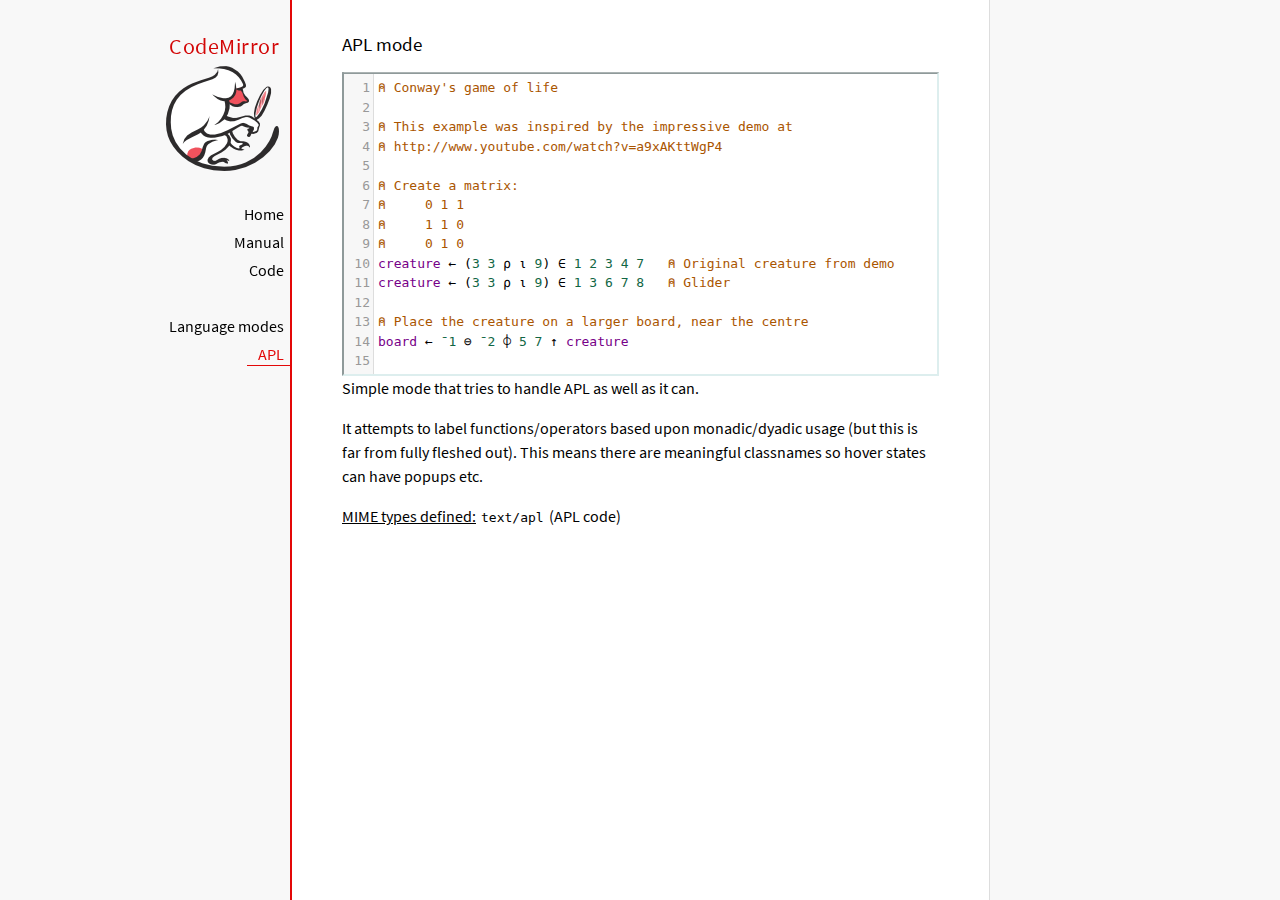
<file: _lib/codemirror/mode/apl/index.html>
<!doctype html>

<title>CodeMirror: APL mode</title>
<meta charset="utf-8"/>
<link rel=stylesheet href="../../doc/docs.css">

<link rel="stylesheet" href="../../lib/codemirror.css">
<script src="../../lib/codemirror.js"></script>
<script src="../../addon/edit/matchbrackets.js"></script>
<script src="./apl.js"></script>
<style>
	.CodeMirror { border: 2px inset #dee; }
    </style>
<div id=nav>
  <a href="https://codemirror.net/5"><h1>CodeMirror</h1><img id=logo src="../../doc/logo.png" alt=""></a>

  <ul>
    <li><a href="../../index.html">Home</a>
    <li><a href="../../doc/manual.html">Manual</a>
    <li><a href="https://github.com/codemirror/codemirror5">Code</a>
  </ul>
  <ul>
    <li><a href="../index.html">Language modes</a>
    <li><a class=active href="#">APL</a>
  </ul>
</div>

<article>
<h2>APL mode</h2>
<form><textarea id="code" name="code">
⍝ Conway's game of life

⍝ This example was inspired by the impressive demo at
⍝ http://www.youtube.com/watch?v=a9xAKttWgP4

⍝ Create a matrix:
⍝     0 1 1
⍝     1 1 0
⍝     0 1 0
creature ← (3 3 ⍴ ⍳ 9) ∈ 1 2 3 4 7   ⍝ Original creature from demo
creature ← (3 3 ⍴ ⍳ 9) ∈ 1 3 6 7 8   ⍝ Glider

⍝ Place the creature on a larger board, near the centre
board ← ¯1 ⊖ ¯2 ⌽ 5 7 ↑ creature

⍝ A function to move from one generation to the next
life ← {∨/ 1 ⍵ ∧ 3 4 = ⊂+/ +⌿ 1 0 ¯1 ∘.⊖ 1 0 ¯1 ⌽¨ ⊂⍵}

⍝ Compute n-th generation and format it as a
⍝ character matrix
gen ← {' #'[(life ⍣ ⍵) board]}

⍝ Show first three generations
(gen 1) (gen 2) (gen 3)
</textarea></form>

    <script>
      var editor = CodeMirror.fromTextArea(document.getElementById("code"), {
        lineNumbers: true,
        matchBrackets: true,
        mode: "text/apl"
      });
    </script>

    <p>Simple mode that tries to handle APL as well as it can.</p>
    <p>It attempts to label functions/operators based upon
    monadic/dyadic usage (but this is far from fully fleshed out).
    This means there are meaningful classnames so hover states can
    have popups etc.</p>

    <p><strong>MIME types defined:</strong> <code>text/apl</code> (APL code)</p>
  </article>
</file>
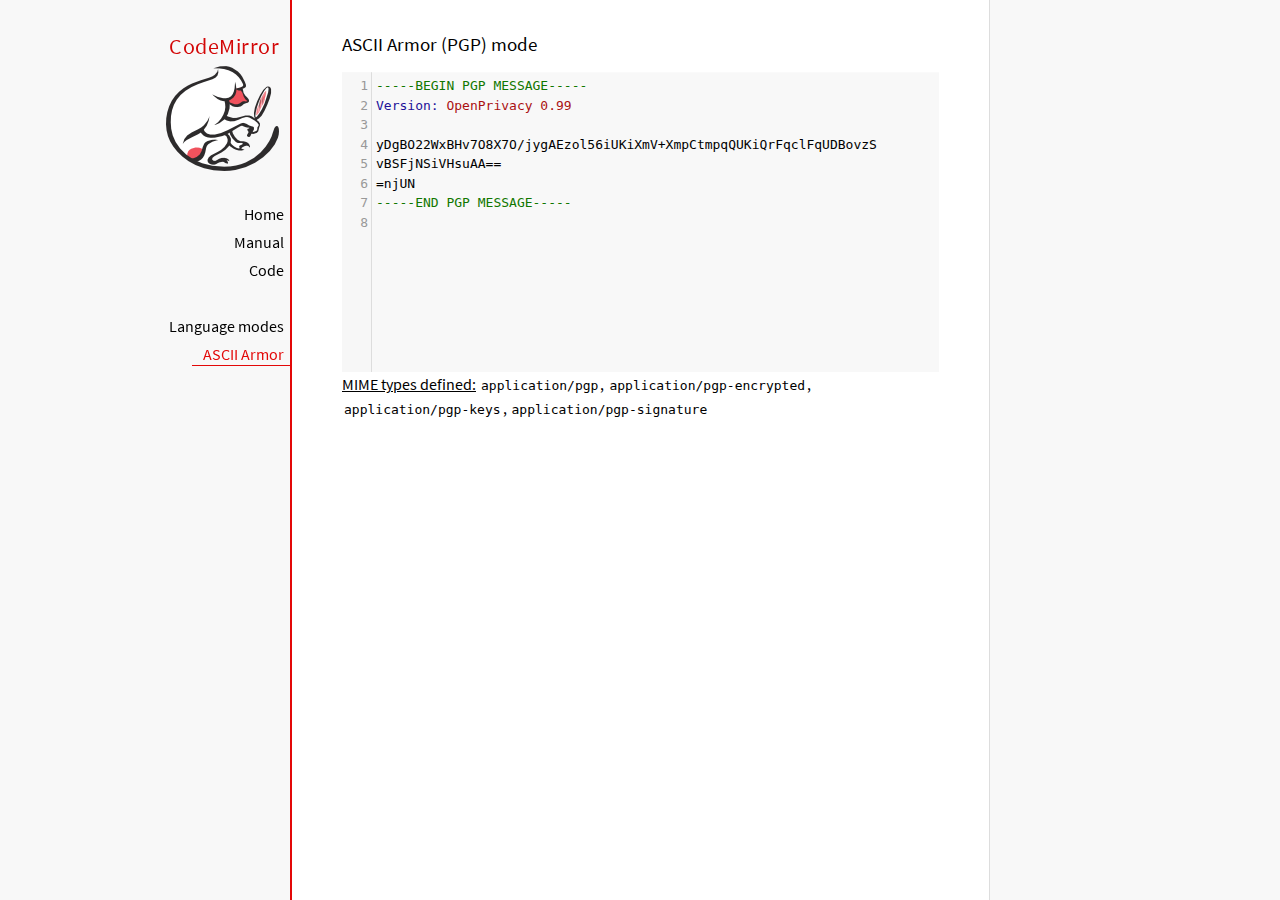
<file: _lib/codemirror/mode/asciiarmor/index.html>
<!doctype html>

<title>CodeMirror: ASCII Armor (PGP) mode</title>
<meta charset="utf-8"/>
<link rel=stylesheet href="../../doc/docs.css">

<link rel="stylesheet" href="../../lib/codemirror.css">
<script src="../../lib/codemirror.js"></script>
<script src="asciiarmor.js"></script>
<style>.CodeMirror {background: #f8f8f8;}</style>
<div id=nav>
  <a href="https://codemirror.net/5"><h1>CodeMirror</h1><img id=logo src="../../doc/logo.png" alt=""></a>

  <ul>
    <li><a href="../../index.html">Home</a>
    <li><a href="../../doc/manual.html">Manual</a>
    <li><a href="https://github.com/codemirror/codemirror5">Code</a>
  </ul>
  <ul>
    <li><a href="../index.html">Language modes</a>
    <li><a class=active href="#">ASCII Armor</a>
  </ul>
</div>

<article>
<h2>ASCII Armor (PGP) mode</h2>
<form><textarea id="code" name="code">
-----BEGIN PGP MESSAGE-----
Version: OpenPrivacy 0.99

yDgBO22WxBHv7O8X7O/jygAEzol56iUKiXmV+XmpCtmpqQUKiQrFqclFqUDBovzS
vBSFjNSiVHsuAA==
=njUN
-----END PGP MESSAGE-----
</textarea></form>

<script>
var editor = CodeMirror.fromTextArea(document.getElementById("code"), {
  lineNumbers: true
});
</script>

<p><strong>MIME types
defined:</strong> <code>application/pgp</code>, <code>application/pgp-encrypted</code>, <code>application/pgp-keys</code>, <code>application/pgp-signature</code></p>

</article>
</file>
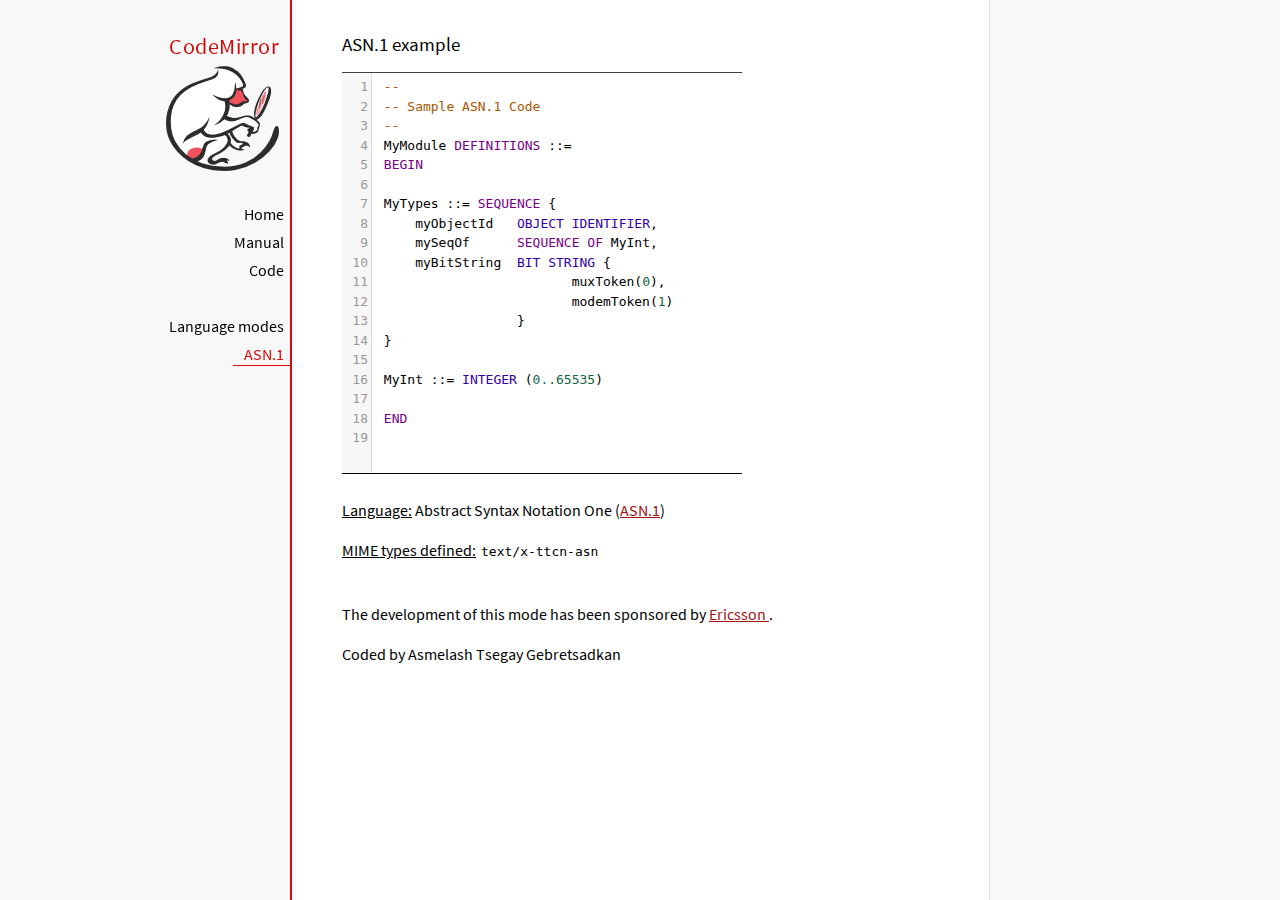
<file: _lib/codemirror/mode/asn.1/index.html>
﻿<!doctype html>

<title>CodeMirror: ASN.1 mode</title>
<meta charset="utf-8"/>
<link rel=stylesheet href="../../doc/docs.css">

<link rel="stylesheet" href="../../lib/codemirror.css">
<script src="../../lib/codemirror.js"></script>
<script src="../../addon/edit/matchbrackets.js"></script>
<script src="asn.1.js"></script>
<style>
    .CodeMirror {
        border-top: 1px solid black;
        border-bottom: 1px solid black;
    }
</style>
<div id=nav>
    <a href="https://codemirror.net/5"><h1>CodeMirror</h1>
        <img id=logo src="../../doc/logo.png" alt="">
    </a>

    <ul>
        <li><a href="../../index.html">Home</a>
        <li><a href="../../doc/manual.html">Manual</a>
        <li><a href="https://github.com/codemirror/codemirror5">Code</a>
    </ul>
    <ul>
        <li><a href="../index.html">Language modes</a>
        <li><a class=active href="http://en.wikipedia.org/wiki/Abstract_Syntax_Notation_One">ASN.1</a>
    </ul>
</div>
<article>
    <h2>ASN.1 example</h2>
    <div>
        <textarea id="ttcn-asn-code">
 --
 -- Sample ASN.1 Code
 --
 MyModule DEFINITIONS ::=
 BEGIN

 MyTypes ::= SEQUENCE {
     myObjectId   OBJECT IDENTIFIER,
     mySeqOf      SEQUENCE OF MyInt,
     myBitString  BIT STRING {
                         muxToken(0),
                         modemToken(1)
                  }
 }

 MyInt ::= INTEGER (0..65535)

 END
        </textarea>
    </div>

    <script>
        var ttcnEditor = CodeMirror.fromTextArea(document.getElementById("ttcn-asn-code"), {
            lineNumbers: true,
            matchBrackets: true,
            mode: "text/x-ttcn-asn"
        });
        ttcnEditor.setSize(400, 400);
        var mac = CodeMirror.keyMap.default == CodeMirror.keyMap.macDefault;
        CodeMirror.keyMap.default[(mac ? "Cmd" : "Ctrl") + "-Space"] = "autocomplete";
    </script>
    <br/>
    <p><strong>Language:</strong> Abstract Syntax Notation One
        (<a href="http://www.itu.int/en/ITU-T/asn1/Pages/introduction.aspx">ASN.1</a>)
    </p>
    <p><strong>MIME types defined:</strong> <code>text/x-ttcn-asn</code></p>

    <br/>
    <p>The development of this mode has been sponsored by <a href="http://www.ericsson.com/">Ericsson
    </a>.</p>
    <p>Coded by Asmelash Tsegay Gebretsadkan </p>
</article>
</file>
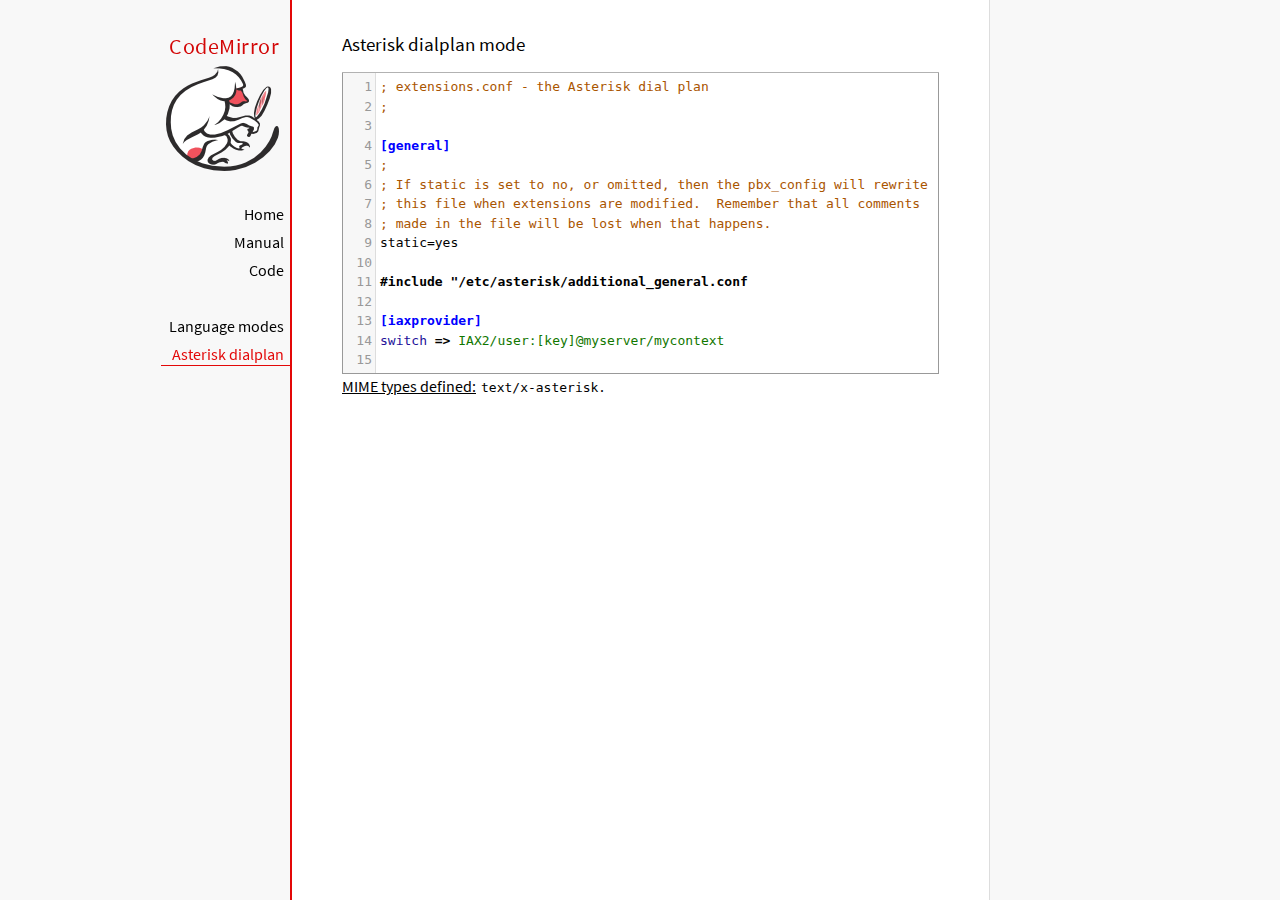
<file: _lib/codemirror/mode/asterisk/index.html>
<!doctype html>

<title>CodeMirror: Asterisk dialplan mode</title>
<meta charset="utf-8"/>
<link rel=stylesheet href="../../doc/docs.css">

<link rel="stylesheet" href="../../lib/codemirror.css">
<script src="../../lib/codemirror.js"></script>
<script src="../../addon/edit/matchbrackets.js"></script>
<script src="asterisk.js"></script>
<style>
      .CodeMirror {border: 1px solid #999;}
      .cm-s-default span.cm-arrow { color: red; }
    </style>
<div id=nav>
  <a href="https://codemirror.net/5"><h1>CodeMirror</h1><img id=logo src="../../doc/logo.png" alt=""></a>

  <ul>
    <li><a href="../../index.html">Home</a>
    <li><a href="../../doc/manual.html">Manual</a>
    <li><a href="https://github.com/codemirror/codemirror5">Code</a>
  </ul>
  <ul>
    <li><a href="../index.html">Language modes</a>
    <li><a class=active href="#">Asterisk dialplan</a>
  </ul>
</div>

<article>
<h2>Asterisk dialplan mode</h2>
<form><textarea id="code" name="code">
; extensions.conf - the Asterisk dial plan
;

[general]
;
; If static is set to no, or omitted, then the pbx_config will rewrite
; this file when extensions are modified.  Remember that all comments
; made in the file will be lost when that happens.
static=yes

#include "/etc/asterisk/additional_general.conf

[iaxprovider]
switch => IAX2/user:[key]@myserver/mycontext

[dynamic]
#exec /usr/bin/dynamic-peers.pl

[trunkint]
;
; International long distance through trunk
;
exten => _9011.,1,Macro(dundi-e164,${EXTEN:4})
exten => _9011.,n,Dial(${GLOBAL(TRUNK)}/${FILTER(0-9,${EXTEN:${GLOBAL(TRUNKMSD)}})})

[local]
;
; Master context for local, toll-free, and iaxtel calls only
;
ignorepat => 9
include => default

[demo]
include => stdexten
;
; We start with what to do when a call first comes in.
;
exten => s,1,Wait(1)			; Wait a second, just for fun
same  => n,Answer			; Answer the line
same  => n,Set(TIMEOUT(digit)=5)	; Set Digit Timeout to 5 seconds
same  => n,Set(TIMEOUT(response)=10)	; Set Response Timeout to 10 seconds
same  => n(restart),BackGround(demo-congrats)	; Play a congratulatory message
same  => n(instruct),BackGround(demo-instruct)	; Play some instructions
same  => n,WaitExten			; Wait for an extension to be dialed.

exten => 2,1,BackGround(demo-moreinfo)	; Give some more information.
exten => 2,n,Goto(s,instruct)

exten => 3,1,Set(LANGUAGE()=fr)		; Set language to french
exten => 3,n,Goto(s,restart)		; Start with the congratulations

exten => 1000,1,Goto(default,s,1)
;
; We also create an example user, 1234, who is on the console and has
; voicemail, etc.
;
exten => 1234,1,Playback(transfer,skip)		; "Please hold while..."
					; (but skip if channel is not up)
exten => 1234,n,Gosub(${EXTEN},stdexten(${GLOBAL(CONSOLE)}))
exten => 1234,n,Goto(default,s,1)		; exited Voicemail

exten => 1235,1,Voicemail(1234,u)		; Right to voicemail

exten => 1236,1,Dial(Console/dsp)		; Ring forever
exten => 1236,n,Voicemail(1234,b)		; Unless busy

;
; # for when they're done with the demo
;
exten => #,1,Playback(demo-thanks)	; "Thanks for trying the demo"
exten => #,n,Hangup			; Hang them up.

;
; A timeout and "invalid extension rule"
;
exten => t,1,Goto(#,1)			; If they take too long, give up
exten => i,1,Playback(invalid)		; "That's not valid, try again"

;
; Create an extension, 500, for dialing the
; Asterisk demo.
;
exten => 500,1,Playback(demo-abouttotry); Let them know what's going on
exten => 500,n,Dial(IAX2/guest@pbx.digium.com/s@default)	; Call the Asterisk demo
exten => 500,n,Playback(demo-nogo)	; Couldn't connect to the demo site
exten => 500,n,Goto(s,6)		; Return to the start over message.

;
; Create an extension, 600, for evaluating echo latency.
;
exten => 600,1,Playback(demo-echotest)	; Let them know what's going on
exten => 600,n,Echo			; Do the echo test
exten => 600,n,Playback(demo-echodone)	; Let them know it's over
exten => 600,n,Goto(s,6)		; Start over

;
;	You can use the Macro Page to intercom a individual user
exten => 76245,1,Macro(page,SIP/Grandstream1)
; or if your peernames are the same as extensions
exten => _7XXX,1,Macro(page,SIP/${EXTEN})
;
;
; System Wide Page at extension 7999
;
exten => 7999,1,Set(TIMEOUT(absolute)=60)
exten => 7999,2,Page(Local/Grandstream1@page&Local/Xlite1@page&Local/1234@page/n,d)

; Give voicemail at extension 8500
;
exten => 8500,1,VoicemailMain
exten => 8500,n,Goto(s,6)

    </textarea></form>
    <script>
      var editor = CodeMirror.fromTextArea(document.getElementById("code"), {
        mode: "text/x-asterisk",
        matchBrackets: true,
        lineNumbers: true
      });
    </script>

    <p><strong>MIME types defined:</strong> <code>text/x-asterisk</code>.</p>

  </article>
</file>
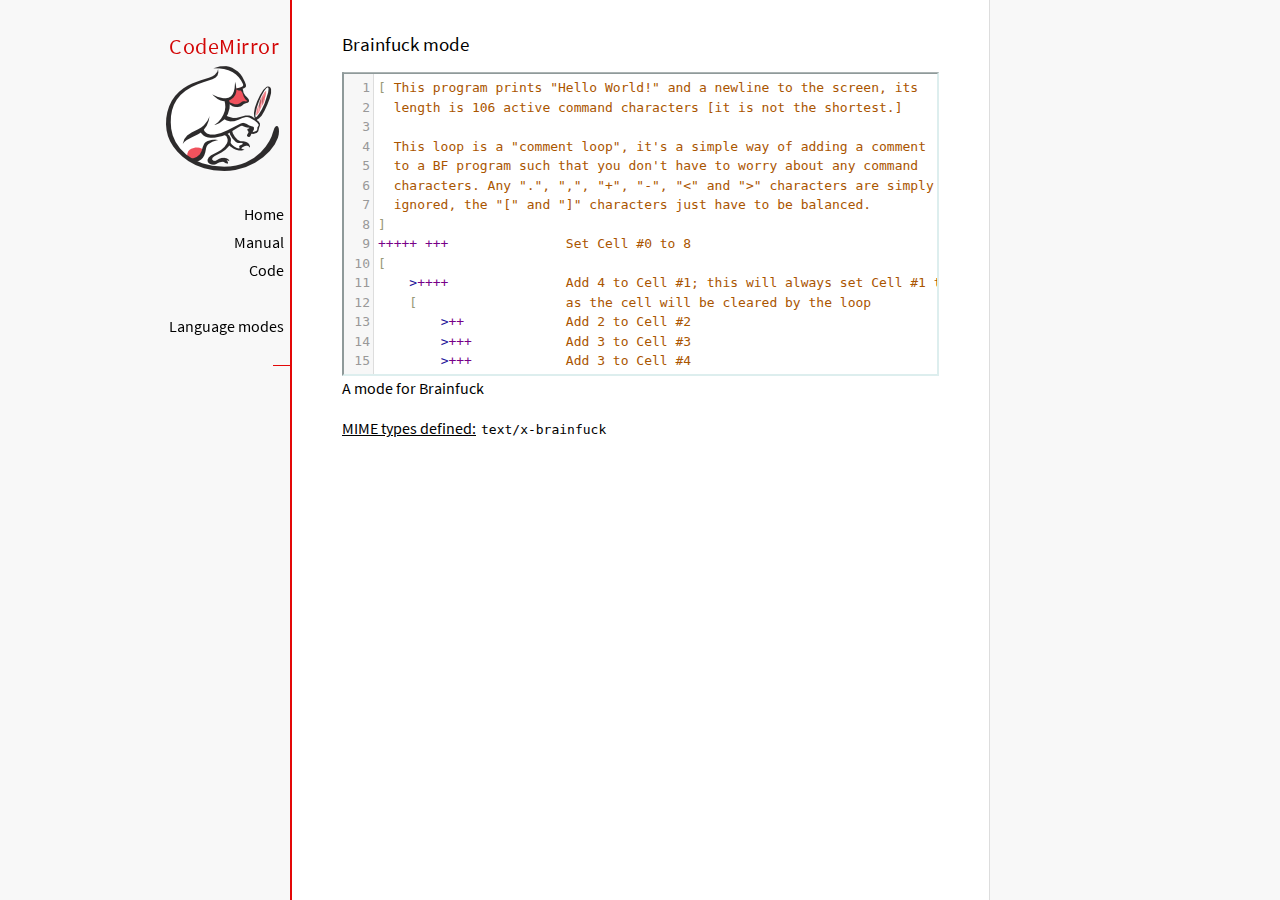
<file: _lib/codemirror/mode/brainfuck/index.html>
<!doctype html>

<title>CodeMirror: Brainfuck mode</title>
<meta charset="utf-8"/>
<link rel=stylesheet href="../../doc/docs.css">

<link rel="stylesheet" href="../../lib/codemirror.css">
<script src="../../lib/codemirror.js"></script>
<script src="../../addon/edit/matchbrackets.js"></script>
<script src="./brainfuck.js"></script>
<style>
	.CodeMirror { border: 2px inset #dee; }
    </style>
<div id=nav>
  <a href="https://codemirror.net/5"><h1>CodeMirror</h1><img id=logo src="../../doc/logo.png" alt=""></a>

  <ul>
    <li><a href="../../index.html">Home</a>
    <li><a href="../../doc/manual.html">Manual</a>
    <li><a href="https://github.com/codemirror/codemirror5">Code</a>
  </ul>
  <ul>
    <li><a href="../index.html">Language modes</a>
    <li><a class=active href="#"></a>
  </ul>
</div>

<article>
<h2>Brainfuck mode</h2>
<form><textarea id="code" name="code">
[ This program prints "Hello World!" and a newline to the screen, its
  length is 106 active command characters [it is not the shortest.]

  This loop is a "comment loop", it's a simple way of adding a comment
  to a BF program such that you don't have to worry about any command
  characters. Any ".", ",", "+", "-", "&lt;" and "&gt;" characters are simply
  ignored, the "[" and "]" characters just have to be balanced.
]
+++++ +++               Set Cell #0 to 8
[
    &gt;++++               Add 4 to Cell #1; this will always set Cell #1 to 4
    [                   as the cell will be cleared by the loop
        &gt;++             Add 2 to Cell #2
        &gt;+++            Add 3 to Cell #3
        &gt;+++            Add 3 to Cell #4
        &gt;+              Add 1 to Cell #5
        &lt;&lt;&lt;&lt;-           Decrement the loop counter in Cell #1
    ]                   Loop till Cell #1 is zero; number of iterations is 4
    &gt;+                  Add 1 to Cell #2
    &gt;+                  Add 1 to Cell #3
    &gt;-                  Subtract 1 from Cell #4
    &gt;&gt;+                 Add 1 to Cell #6
    [&lt;]                 Move back to the first zero cell you find; this will
                        be Cell #1 which was cleared by the previous loop
    &lt;-                  Decrement the loop Counter in Cell #0
]                       Loop till Cell #0 is zero; number of iterations is 8

The result of this is:
Cell No :   0   1   2   3   4   5   6
Contents:   0   0  72 104  88  32   8
Pointer :   ^

&gt;&gt;.                     Cell #2 has value 72 which is 'H'
&gt;---.                   Subtract 3 from Cell #3 to get 101 which is 'e'
+++++++..+++.           Likewise for 'llo' from Cell #3
&gt;&gt;.                     Cell #5 is 32 for the space
&lt;-.                     Subtract 1 from Cell #4 for 87 to give a 'W'
&lt;.                      Cell #3 was set to 'o' from the end of 'Hello'
+++.------.--------.    Cell #3 for 'rl' and 'd'
&gt;&gt;+.                    Add 1 to Cell #5 gives us an exclamation point
&gt;++.                    And finally a newline from Cell #6
</textarea></form>

    <script>
      var editor = CodeMirror.fromTextArea(document.getElementById("code"), {
        lineNumbers: true,
        matchBrackets: true,
        mode: "text/x-brainfuck"
      });
    </script>

    <p>A mode for Brainfuck</p>

    <p><strong>MIME types defined:</strong> <code>text/x-brainfuck</code></p>
  </article>
</file>
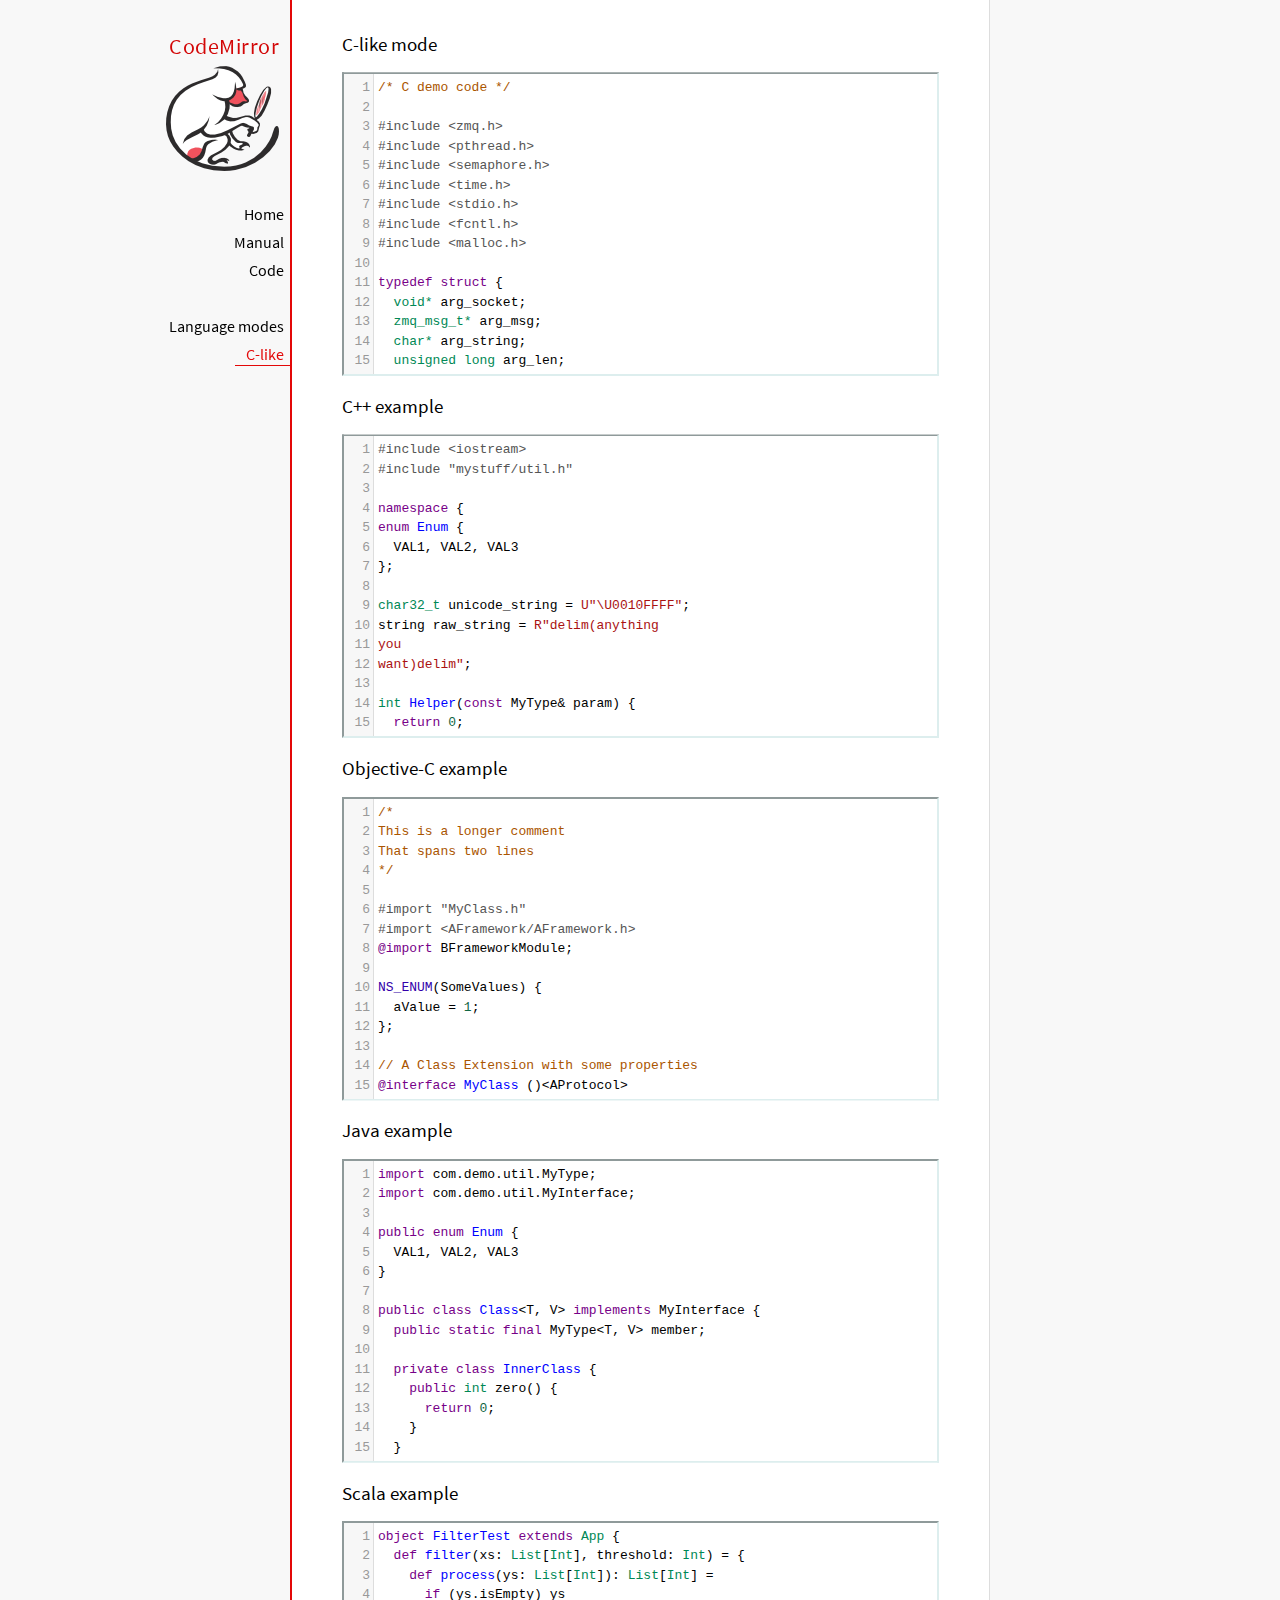
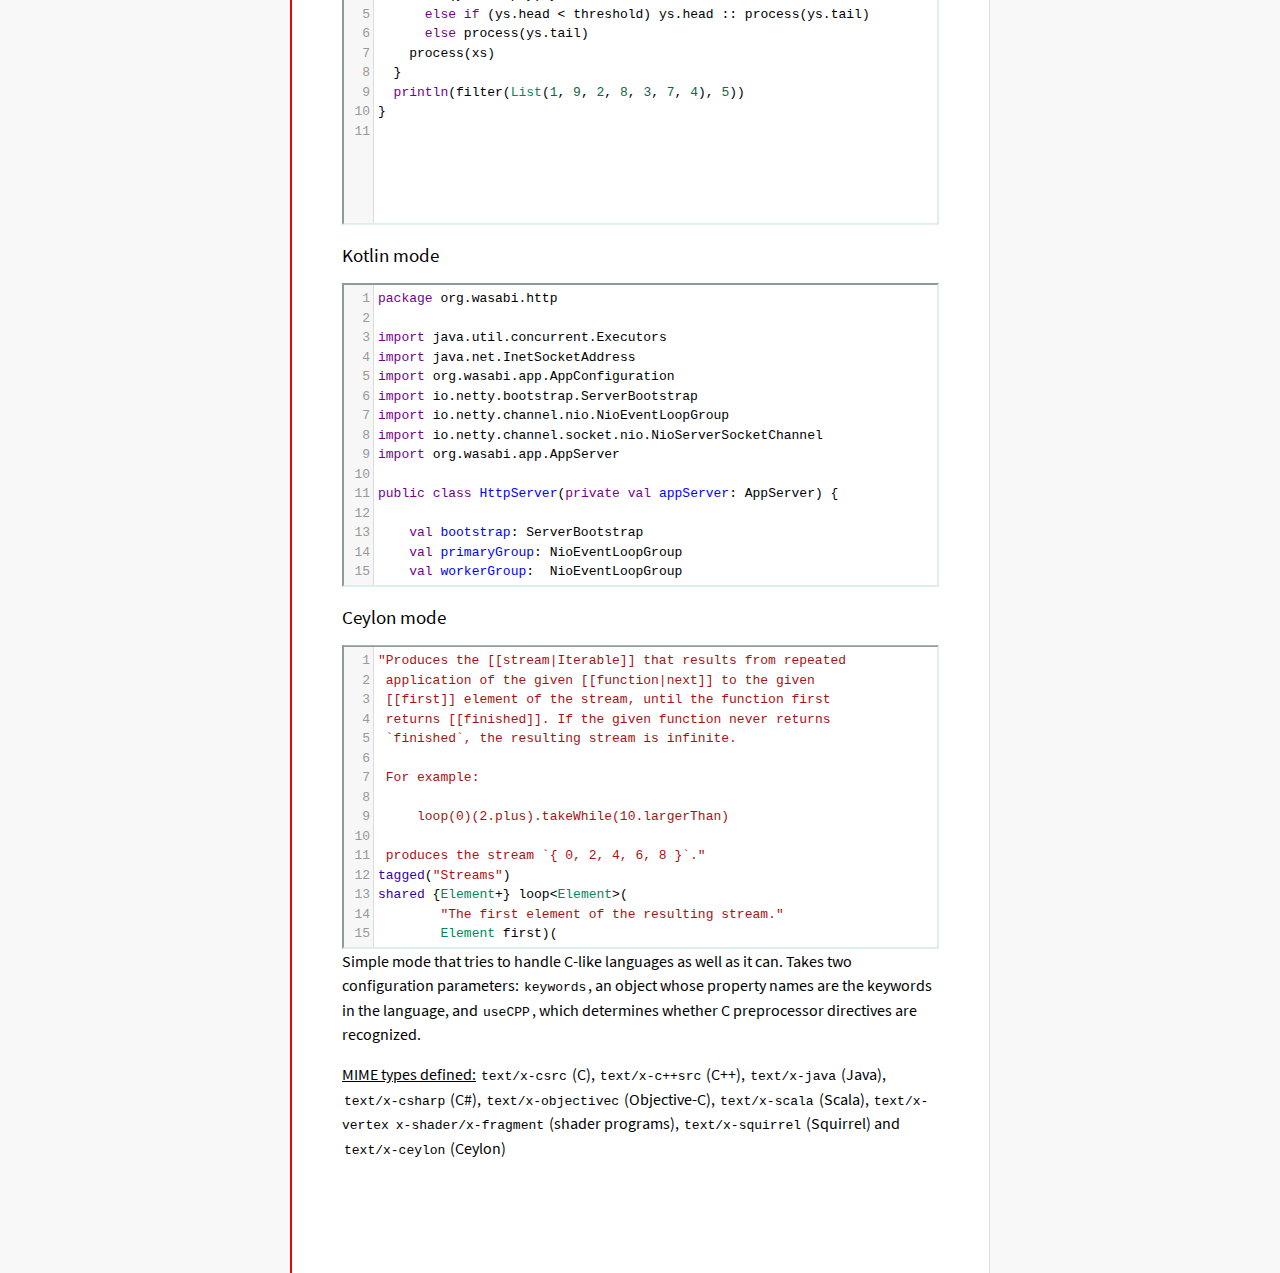
<file: _lib/codemirror/mode/clike/index.html>
<!doctype html>

<title>CodeMirror: C-like mode</title>
<meta charset="utf-8"/>
<link rel=stylesheet href="../../doc/docs.css">

<link rel="stylesheet" href="../../lib/codemirror.css">
<script src="../../lib/codemirror.js"></script>
<script src="../../addon/edit/matchbrackets.js"></script>
<link rel="stylesheet" href="../../addon/hint/show-hint.css">
<script src="../../addon/hint/show-hint.js"></script>
<script src="clike.js"></script>
<style>.CodeMirror {border: 2px inset #dee;}</style>
<div id=nav>
  <a href="https://codemirror.net/5"><h1>CodeMirror</h1><img id=logo src="../../doc/logo.png" alt=""></a>

  <ul>
    <li><a href="../../index.html">Home</a>
    <li><a href="../../doc/manual.html">Manual</a>
    <li><a href="https://github.com/codemirror/codemirror5">Code</a>
  </ul>
  <ul>
    <li><a href="../index.html">Language modes</a>
    <li><a class=active href="#">C-like</a>
  </ul>
</div>

<article>
<h2>C-like mode</h2>

<div><textarea id="c-code">
/* C demo code */

#include <zmq.h>
#include <pthread.h>
#include <semaphore.h>
#include <time.h>
#include <stdio.h>
#include <fcntl.h>
#include <malloc.h>

typedef struct {
  void* arg_socket;
  zmq_msg_t* arg_msg;
  char* arg_string;
  unsigned long arg_len;
  int arg_int, arg_command;

  int signal_fd;
  int pad;
  void* context;
  sem_t sem;
} acl_zmq_context;

#define p(X) (context->arg_##X)

void* zmq_thread(void* context_pointer) {
  acl_zmq_context* context = (acl_zmq_context*)context_pointer;
  char ok = 'K', err = 'X';
  int res;

  while (1) {
    while ((res = sem_wait(&amp;context->sem)) == EINTR);
    if (res) {write(context->signal_fd, &amp;err, 1); goto cleanup;}
    switch(p(command)) {
    case 0: goto cleanup;
    case 1: p(socket) = zmq_socket(context->context, p(int)); break;
    case 2: p(int) = zmq_close(p(socket)); break;
    case 3: p(int) = zmq_bind(p(socket), p(string)); break;
    case 4: p(int) = zmq_connect(p(socket), p(string)); break;
    case 5: p(int) = zmq_getsockopt(p(socket), p(int), (void*)p(string), &amp;p(len)); break;
    case 6: p(int) = zmq_setsockopt(p(socket), p(int), (void*)p(string), p(len)); break;
    case 7: p(int) = zmq_send(p(socket), p(msg), p(int)); break;
    case 8: p(int) = zmq_recv(p(socket), p(msg), p(int)); break;
    case 9: p(int) = zmq_poll(p(socket), p(int), p(len)); break;
    }
    p(command) = errno;
    write(context->signal_fd, &amp;ok, 1);
  }
 cleanup:
  close(context->signal_fd);
  free(context_pointer);
  return 0;
}

void* zmq_thread_init(void* zmq_context, int signal_fd) {
  acl_zmq_context* context = malloc(sizeof(acl_zmq_context));
  pthread_t thread;

  context->context = zmq_context;
  context->signal_fd = signal_fd;
  sem_init(&amp;context->sem, 1, 0);
  pthread_create(&amp;thread, 0, &amp;zmq_thread, context);
  pthread_detach(thread);
  return context;
}
</textarea></div>

<h2>C++ example</h2>

<div><textarea id="cpp-code">
#include <iostream>
#include "mystuff/util.h"

namespace {
enum Enum {
  VAL1, VAL2, VAL3
};

char32_t unicode_string = U"\U0010FFFF";
string raw_string = R"delim(anything
you
want)delim";

int Helper(const MyType& param) {
  return 0;
}
} // namespace

class ForwardDec;

template <class T, class V>
class Class : public BaseClass {
  const MyType<T, V> member_;

 public:
  const MyType<T, V>& Method() const {
    return member_;
  }

  void Method2(MyType<T, V>* value);
}

template <class T, class V>
void Class::Method2(MyType<T, V>* value) {
  std::out << 1 >> method();
  value->Method3(member_);
  member_ = value;
}
</textarea></div>

<h2>Objective-C example</h2>

<div><textarea id="objectivec-code">
/*
This is a longer comment
That spans two lines
*/

#import "MyClass.h"
#import <AFramework/AFramework.h>
@import BFrameworkModule;

NS_ENUM(SomeValues) {
  aValue = 1;
};

// A Class Extension with some properties
@interface MyClass ()<AProtocol>
@property(atomic, readwrite, assign) NSInteger anInt;
@property(nonatomic, strong, nullable) NSString *aString;
@end

@implementation YourAppDelegate

- (instancetype)initWithString:(NSString *)aStringVar {
  if ((self = [super init])) {
    aString = aStringVar;
  }
  return self;
}

- (BOOL)doSomething:(float)progress {
  NSString *myString = @"This is a ObjC string %f ";
  myString = [[NSString stringWithFormat:myString, progress] stringByAppendingString:self.aString];
  return myString.length > 100 ? NO : YES;
}

@end
</textarea></div>

<h2>Java example</h2>

<div><textarea id="java-code">
import com.demo.util.MyType;
import com.demo.util.MyInterface;

public enum Enum {
  VAL1, VAL2, VAL3
}

public class Class<T, V> implements MyInterface {
  public static final MyType<T, V> member;
  
  private class InnerClass {
    public int zero() {
      return 0;
    }
  }

  @Override
  public MyType method() {
    return member;
  }

  public void method2(MyType<T, V> value) {
    method();
    value.method3();
    member = value;
  }
}
</textarea></div>

<h2>Scala example</h2>

<div><textarea id="scala-code">
object FilterTest extends App {
  def filter(xs: List[Int], threshold: Int) = {
    def process(ys: List[Int]): List[Int] =
      if (ys.isEmpty) ys
      else if (ys.head < threshold) ys.head :: process(ys.tail)
      else process(ys.tail)
    process(xs)
  }
  println(filter(List(1, 9, 2, 8, 3, 7, 4), 5))
}
</textarea></div>

<h2>Kotlin mode</h2>

<div><textarea id="kotlin-code">
package org.wasabi.http

import java.util.concurrent.Executors
import java.net.InetSocketAddress
import org.wasabi.app.AppConfiguration
import io.netty.bootstrap.ServerBootstrap
import io.netty.channel.nio.NioEventLoopGroup
import io.netty.channel.socket.nio.NioServerSocketChannel
import org.wasabi.app.AppServer

public class HttpServer(private val appServer: AppServer) {

    val bootstrap: ServerBootstrap
    val primaryGroup: NioEventLoopGroup
    val workerGroup:  NioEventLoopGroup

    init {
        // Define worker groups
        primaryGroup = NioEventLoopGroup()
        workerGroup = NioEventLoopGroup()

        // Initialize bootstrap of server
        bootstrap = ServerBootstrap()

        bootstrap.group(primaryGroup, workerGroup)
        bootstrap.channel(javaClass<NioServerSocketChannel>())
        bootstrap.childHandler(NettyPipelineInitializer(appServer))
    }

    public fun start(wait: Boolean = true) {
        val channel = bootstrap.bind(appServer.configuration.port)?.sync()?.channel()

        if (wait) {
            channel?.closeFuture()?.sync()
        }
    }

    public fun stop() {
        // Shutdown all event loops
        primaryGroup.shutdownGracefully()
        workerGroup.shutdownGracefully()

        // Wait till all threads are terminated
        primaryGroup.terminationFuture().sync()
        workerGroup.terminationFuture().sync()
    }
}
</textarea></div>

<h2>Ceylon mode</h2>

<div><textarea id="ceylon-code">
"Produces the [[stream|Iterable]] that results from repeated
 application of the given [[function|next]] to the given
 [[first]] element of the stream, until the function first
 returns [[finished]]. If the given function never returns 
 `finished`, the resulting stream is infinite.

 For example:

     loop(0)(2.plus).takeWhile(10.largerThan)

 produces the stream `{ 0, 2, 4, 6, 8 }`."
tagged("Streams")
shared {Element+} loop&lt;Element&gt;(
        "The first element of the resulting stream."
        Element first)(
        "The function that produces the next element of the
         stream, given the current element. The function may
         return [[finished]] to indicate the end of the 
         stream."
        Element|Finished next(Element element))
    =&gt; let (start = first)
    object satisfies {Element+} {
        first =&gt; start;
        empty =&gt; false;
        function nextElement(Element element)
                =&gt; next(element);
        iterator()
                =&gt; object satisfies Iterator&lt;Element&gt; {
            variable Element|Finished current = start;
            shared actual Element|Finished next() {
                if (!is Finished result = current) {
                    current = nextElement(result);
                    return result;
                }
                else {
                    return finished;
                }
            }
        };
    };
</textarea></div>

    <script>
      var cEditor = CodeMirror.fromTextArea(document.getElementById("c-code"), {
        lineNumbers: true,
        matchBrackets: true,
        mode: "text/x-csrc"
      });
      var cppEditor = CodeMirror.fromTextArea(document.getElementById("cpp-code"), {
        lineNumbers: true,
        matchBrackets: true,
        mode: "text/x-c++src"
      });
      var javaEditor = CodeMirror.fromTextArea(document.getElementById("java-code"), {
        lineNumbers: true,
        matchBrackets: true,
        mode: "text/x-java"
      });
      var objectivecEditor = CodeMirror.fromTextArea(document.getElementById("objectivec-code"), {
        lineNumbers: true,
        matchBrackets: true,
        mode: "text/x-objectivec"
      });
      var scalaEditor = CodeMirror.fromTextArea(document.getElementById("scala-code"), {
        lineNumbers: true,
        matchBrackets: true,
        mode: "text/x-scala"
      });
      var kotlinEditor = CodeMirror.fromTextArea(document.getElementById("kotlin-code"), {
          lineNumbers: true,
          matchBrackets: true,
          mode: "text/x-kotlin"
      });
      var ceylonEditor = CodeMirror.fromTextArea(document.getElementById("ceylon-code"), {
          lineNumbers: true,
          matchBrackets: true,
          mode: "text/x-ceylon"
      });
      var mac = CodeMirror.keyMap.default == CodeMirror.keyMap.macDefault;
      CodeMirror.keyMap.default[(mac ? "Cmd" : "Ctrl") + "-Space"] = "autocomplete";
    </script>

    <p>Simple mode that tries to handle C-like languages as well as it
    can. Takes two configuration parameters: <code>keywords</code>, an
    object whose property names are the keywords in the language,
    and <code>useCPP</code>, which determines whether C preprocessor
    directives are recognized.</p>

    <p><strong>MIME types defined:</strong> <code>text/x-csrc</code>
    (C), <code>text/x-c++src</code> (C++), <code>text/x-java</code>
    (Java), <code>text/x-csharp</code> (C#),
    <code>text/x-objectivec</code> (Objective-C),
    <code>text/x-scala</code> (Scala), <code>text/x-vertex</code>
    <code>x-shader/x-fragment</code> (shader programs),
    <code>text/x-squirrel</code> (Squirrel) and
    <code>text/x-ceylon</code> (Ceylon)</p>
</article>
</file>
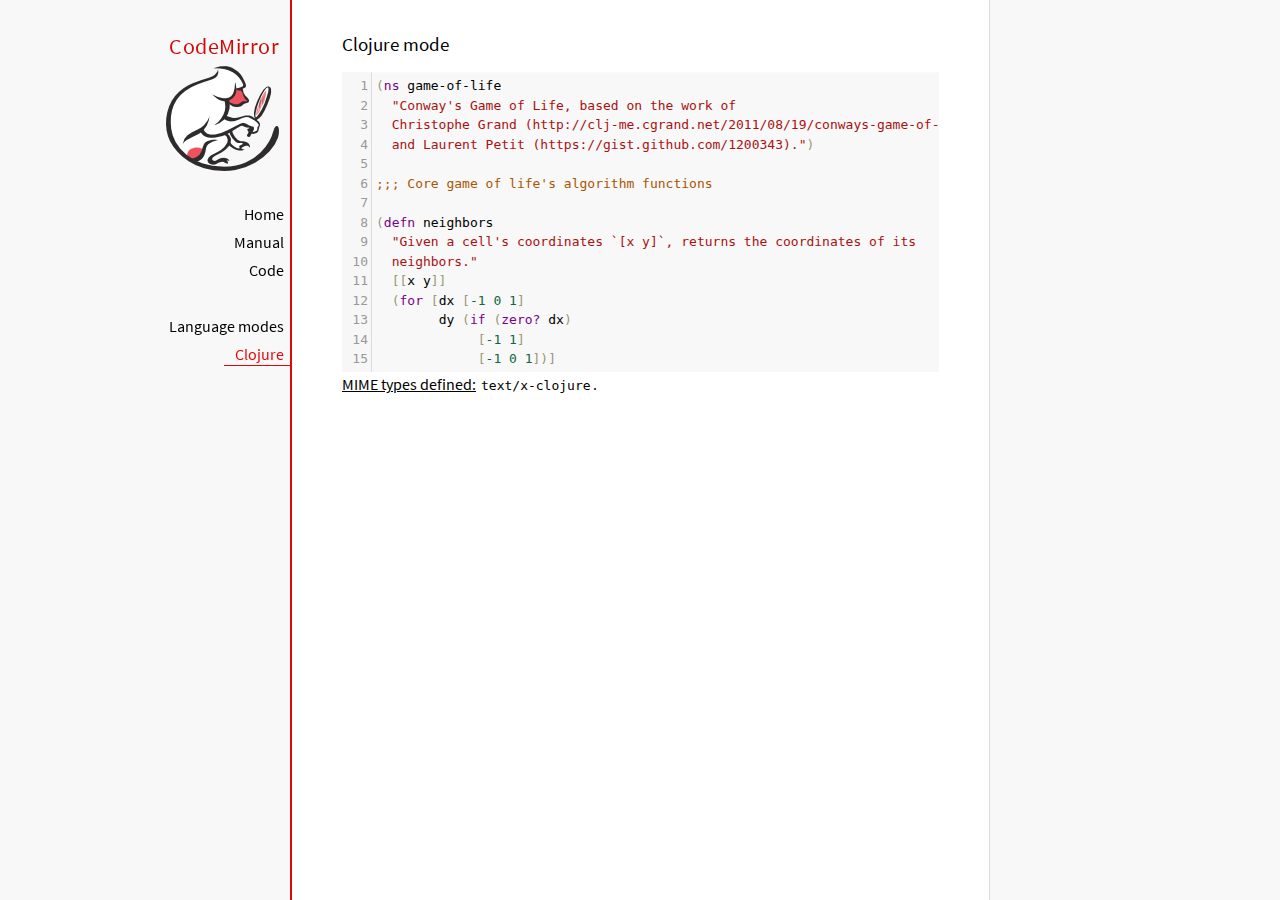
<file: _lib/codemirror/mode/clojure/index.html>
<!doctype html>

<title>CodeMirror: Clojure mode</title>
<meta charset="utf-8"/>
<link rel=stylesheet href="../../doc/docs.css">

<link rel="stylesheet" href="../../lib/codemirror.css">
<script src="../../lib/codemirror.js"></script>
<script src="../../addon/edit/closebrackets.js"></script>
<script src="../../addon/edit/matchbrackets.js"></script>
<script src="clojure.js"></script>
<style>.CodeMirror {background: #f8f8f8;}</style>
<div id=nav>
  <a href="https://codemirror.net/5"><h1>CodeMirror</h1><img id=logo src="../../doc/logo.png" alt=""></a>

  <ul>
    <li><a href="../../index.html">Home</a>
    <li><a href="../../doc/manual.html">Manual</a>
    <li><a href="https://github.com/codemirror/codemirror5">Code</a>
  </ul>
  <ul>
    <li><a href="../index.html">Language modes</a>
    <li><a class=active href="#">Clojure</a>
  </ul>
</div>

<article>
<h2>Clojure mode</h2>
<form><textarea id="code" name="code">
(ns game-of-life
  "Conway's Game of Life, based on the work of
  Christophe Grand (http://clj-me.cgrand.net/2011/08/19/conways-game-of-life)
  and Laurent Petit (https://gist.github.com/1200343).")

;;; Core game of life's algorithm functions

(defn neighbors
  "Given a cell's coordinates `[x y]`, returns the coordinates of its
  neighbors."
  [[x y]]
  (for [dx [-1 0 1]
        dy (if (zero? dx)
             [-1 1]
             [-1 0 1])]
    [(+ dx x) (+ dy y)]))

(defn step
  "Given a set of living `cells`, computes the new set of living cells."
  [cells]
  (set (for [[cell n] (frequencies (mapcat neighbors cells))
             :when (or (= n 3)
                       (and (= n 2)
                            (cells cell)))]
         cell)))

;;; Utility methods for displaying game on a text terminal

(defn print-grid
  "Prints a `grid` of `w` columns and `h` rows, on *out*, representing a
  step in the game."
  [grid w h]
  (doseq [x (range (inc w))
          y (range (inc h))]
    (when (= y 0) (println))
    (print (if (grid [x y])
             "[X]"
             " . "))))

(defn print-grids
  "Prints a sequence of `grids` of `w` columns and `h` rows on *out*,
  representing several steps."
  [grids w h]
  (doseq [grid grids]
    (print-grid grid w h)
    (println)))

;;; Launches an example grid

(def grid
  "`grid` represents the initial set of living cells"
  #{[2 1] [2 2] [2 3]})

(print-grids (take 3 (iterate step grid)) 5 5)</textarea></form>
    <script>
      var editor = CodeMirror.fromTextArea(document.getElementById("code"), {
          autoCloseBrackets: true,
          lineNumbers: true,
          matchBrackets: true,
          mode: 'text/x-clojure'
      });
    </script>

    <p><strong>MIME types defined:</strong> <code>text/x-clojure</code>.</p>

  </article>
</file>
<file: _lib/codemirror/lib/codemirror.css>
/* BASICS */

.CodeMirror {
  /* Set height, width, borders, and global font properties here */
  font-family: monospace;
  height: 300px;
  color: black;
  direction: ltr;
}

/* PADDING */

.CodeMirror-lines {
  padding: 4px 0; /* Vertical padding around content */
}
.CodeMirror pre.CodeMirror-line,
.CodeMirror pre.CodeMirror-line-like {
  padding: 0 4px; /* Horizontal padding of content */
}

.CodeMirror-scrollbar-filler, .CodeMirror-gutter-filler {
  background-color: white; /* The little square between H and V scrollbars */
}

/* GUTTER */

.CodeMirror-gutters {
  border-right: 1px solid #ddd;
  background-color: #f7f7f7;
  white-space: nowrap;
}
.CodeMirror-linenumbers {}
.CodeMirror-linenumber {
  padding: 0 3px 0 5px;
  min-width: 20px;
  text-align: right;
  color: #999;
  white-space: nowrap;
}

.CodeMirror-guttermarker { color: black; }
.CodeMirror-guttermarker-subtle { color: #999; }

/* CURSOR */

.CodeMirror-cursor {
  border-left: 1px solid black;
  border-right: none;
  width: 0;
}
/* Shown when moving in bi-directional text */
.CodeMirror div.CodeMirror-secondarycursor {
  border-left: 1px solid silver;
}
.cm-fat-cursor .CodeMirror-cursor {
  width: auto;
  border: 0 !important;
  background: #7e7;
}
.cm-fat-cursor div.CodeMirror-cursors {
  z-index: 1;
}
.cm-fat-cursor .CodeMirror-line::selection,
.cm-fat-cursor .CodeMirror-line > span::selection, 
.cm-fat-cursor .CodeMirror-line > span > span::selection { background: transparent; }
.cm-fat-cursor .CodeMirror-line::-moz-selection,
.cm-fat-cursor .CodeMirror-line > span::-moz-selection,
.cm-fat-cursor .CodeMirror-line > span > span::-moz-selection { background: transparent; }
.cm-fat-cursor { caret-color: transparent; }
@-moz-keyframes blink {
  0% {}
  50% { background-color: transparent; }
  100% {}
}
@-webkit-keyframes blink {
  0% {}
  50% { background-color: transparent; }
  100% {}
}
@keyframes blink {
  0% {}
  50% { background-color: transparent; }
  100% {}
}

/* Can style cursor different in overwrite (non-insert) mode */
.CodeMirror-overwrite .CodeMirror-cursor {}

.cm-tab { display: inline-block; text-decoration: inherit; }

.CodeMirror-rulers {
  position: absolute;
  left: 0; right: 0; top: -50px; bottom: 0;
  overflow: hidden;
}
.CodeMirror-ruler {
  border-left: 1px solid #ccc;
  top: 0; bottom: 0;
  position: absolute;
}

/* DEFAULT THEME */

.cm-s-default .cm-header {color: blue;}
.cm-s-default .cm-quote {color: #090;}
.cm-negative {color: #d44;}
.cm-positive {color: #292;}
.cm-header, .cm-strong {font-weight: bold;}
.cm-em {font-style: italic;}
.cm-link {text-decoration: underline;}
.cm-strikethrough {text-decoration: line-through;}

.cm-s-default .cm-keyword {color: #708;}
.cm-s-default .cm-atom {color: #219;}
.cm-s-default .cm-number {color: #164;}
.cm-s-default .cm-def {color: #00f;}
.cm-s-default .cm-variable,
.cm-s-default .cm-punctuation,
.cm-s-default .cm-property,
.cm-s-default .cm-operator {}
.cm-s-default .cm-variable-2 {color: #05a;}
.cm-s-default .cm-variable-3, .cm-s-default .cm-type {color: #085;}
.cm-s-default .cm-comment {color: #a50;}
.cm-s-default .cm-string {color: #a11;}
.cm-s-default .cm-string-2 {color: #f50;}
.cm-s-default .cm-meta {color: #555;}
.cm-s-default .cm-qualifier {color: #555;}
.cm-s-default .cm-builtin {color: #30a;}
.cm-s-default .cm-bracket {color: #997;}
.cm-s-default .cm-tag {color: #170;}
.cm-s-default .cm-attribute {color: #00c;}
.cm-s-default .cm-hr {color: #999;}
.cm-s-default .cm-link {color: #00c;}

.cm-s-default .cm-error {color: #f00;}
.cm-invalidchar {color: #f00;}

.CodeMirror-composing { border-bottom: 2px solid; }

/* Default styles for common addons */

div.CodeMirror span.CodeMirror-matchingbracket {color: #0b0;}
div.CodeMirror span.CodeMirror-nonmatchingbracket {color: #a22;}
.CodeMirror-matchingtag { background: rgba(255, 150, 0, .3); }
.CodeMirror-activeline-background {background: #e8f2ff;}

/* STOP */

/* The rest of this file contains styles related to the mechanics of
   the editor. You probably shouldn't touch them. */

.CodeMirror {
  position: relative;
  overflow: hidden;
  background: white;
}

.CodeMirror-scroll {
  overflow: scroll !important; /* Things will break if this is overridden */
  /* 50px is the magic margin used to hide the element's real scrollbars */
  /* See overflow: hidden in .CodeMirror */
  margin-bottom: -50px; margin-right: -50px;
  padding-bottom: 50px;
  height: 100%;
  outline: none; /* Prevent dragging from highlighting the element */
  position: relative;
  z-index: 0;
}
.CodeMirror-sizer {
  position: relative;
  border-right: 50px solid transparent;
}

/* The fake, visible scrollbars. Used to force redraw during scrolling
   before actual scrolling happens, thus preventing shaking and
   flickering artifacts. */
.CodeMirror-vscrollbar, .CodeMirror-hscrollbar, .CodeMirror-scrollbar-filler, .CodeMirror-gutter-filler {
  position: absolute;
  z-index: 6;
  display: none;
  outline: none;
}
.CodeMirror-vscrollbar {
  right: 0; top: 0;
  overflow-x: hidden;
  overflow-y: scroll;
}
.CodeMirror-hscrollbar {
  bottom: 0; left: 0;
  overflow-y: hidden;
  overflow-x: scroll;
}
.CodeMirror-scrollbar-filler {
  right: 0; bottom: 0;
}
.CodeMirror-gutter-filler {
  left: 0; bottom: 0;
}

.CodeMirror-gutters {
  position: absolute; left: 0; top: 0;
  min-height: 100%;
  z-index: 3;
}
.CodeMirror-gutter {
  white-space: normal;
  height: 100%;
  display: inline-block;
  vertical-align: top;
  margin-bottom: -50px;
}
.CodeMirror-gutter-wrapper {
  position: absolute;
  z-index: 4;
  background: none !important;
  border: none !important;
}
.CodeMirror-gutter-background {
  position: absolute;
  top: 0; bottom: 0;
  z-index: 4;
}
.CodeMirror-gutter-elt {
  position: absolute;
  cursor: default;
  z-index: 4;
}
.CodeMirror-gutter-wrapper ::selection { background-color: transparent }
.CodeMirror-gutter-wrapper ::-moz-selection { background-color: transparent }

.CodeMirror-lines {
  cursor: text;
  min-height: 1px; /* prevents collapsing before first draw */
}
.CodeMirror pre.CodeMirror-line,
.CodeMirror pre.CodeMirror-line-like {
  /* Reset some styles that the rest of the page might have set */
  -moz-border-radius: 0; -webkit-border-radius: 0; border-radius: 0;
  border-width: 0;
  background: transparent;
  font-family: inherit;
  font-size: inherit;
  margin: 0;
  white-space: pre;
  word-wrap: normal;
  line-height: inherit;
  color: inherit;
  z-index: 2;
  position: relative;
  overflow: visible;
  -webkit-tap-highlight-color: transparent;
  -webkit-font-variant-ligatures: contextual;
  font-variant-ligatures: contextual;
}
.CodeMirror-wrap pre.CodeMirror-line,
.CodeMirror-wrap pre.CodeMirror-line-like {
  word-wrap: break-word;
  white-space: pre-wrap;
  word-break: normal;
}

.CodeMirror-linebackground {
  position: absolute;
  left: 0; right: 0; top: 0; bottom: 0;
  z-index: 0;
}

.CodeMirror-linewidget {
  position: relative;
  z-index: 2;
  padding: 0.1px; /* Force widget margins to stay inside of the container */
}

.CodeMirror-widget {}

.CodeMirror-rtl pre { direction: rtl; }

.CodeMirror-code {
  outline: none;
}

/* Force content-box sizing for the elements where we expect it */
.CodeMirror-scroll,
.CodeMirror-sizer,
.CodeMirror-gutter,
.CodeMirror-gutters,
.CodeMirror-linenumber {
  -moz-box-sizing: content-box;
  box-sizing: content-box;
}

.CodeMirror-measure {
  position: absolute;
  width: 100%;
  height: 0;
  overflow: hidden;
  visibility: hidden;
}

.CodeMirror-cursor {
  position: absolute;
  pointer-events: none;
}
.CodeMirror-measure pre { position: static; }

div.CodeMirror-cursors {
  visibility: hidden;
  position: relative;
  z-index: 3;
}
div.CodeMirror-dragcursors {
  visibility: visible;
}

.CodeMirror-focused div.CodeMirror-cursors {
  visibility: visible;
}

.CodeMirror-selected { background: #d9d9d9; }
.CodeMirror-focused .CodeMirror-selected { background: #d7d4f0; }
.CodeMirror-crosshair { cursor: crosshair; }
.CodeMirror-line::selection, .CodeMirror-line > span::selection, .CodeMirror-line > span > span::selection { background: #d7d4f0; }
.CodeMirror-line::-moz-selection, .CodeMirror-line > span::-moz-selection, .CodeMirror-line > span > span::-moz-selection { background: #d7d4f0; }

.cm-searching {
  background-color: #ffa;
  background-color: rgba(255, 255, 0, .4);
}

/* Used to force a border model for a node */
.cm-force-border { padding-right: .1px; }

@media print {
  /* Hide the cursor when printing */
  .CodeMirror div.CodeMirror-cursors {
    visibility: hidden;
  }
}

/* See issue #2901 */
.cm-tab-wrap-hack:after { content: ''; }

/* Help users use markselection to safely style text background */
span.CodeMirror-selectedtext { background: none; }
</file>
<file: _lib/codemirror/doc/docs.css>
@font-face {
  font-family: 'Source Sans Pro';
  font-style: normal;
  font-weight: 400;
  src: local('Source Sans Pro'), local('SourceSansPro-Regular'), url(source_sans.woff) format('woff');
}

body, html { margin: 0; padding: 0; height: 100%; }
section, article { display: block; padding: 0; }

body {
  background: #f8f8f8;
  font-family: 'Source Sans Pro', Helvetica, Arial, sans-serif;
  line-height: 1.5;
}

p { margin-top: 0; }

h2, h3, h1 {
  font-weight: normal;
  margin-bottom: .7em;
}
h1 { font-size: 140%; }
h2 { font-size: 120%; }
h3 { font-size: 110%; }
article > h2:first-child, section:first-child > h2 { margin-top: 0; }

#nav h1 {
  margin-right: 12px;
  margin-top: 0;
  margin-bottom: 2px;
  color: #d30707;
  letter-spacing: .5px;
}

a, a:visited, a:link, .quasilink {
  color: #A21313;
}

em {
  padding-right: 2px;
}

.quasilink {
  cursor: pointer;
}

article {
  max-width: 700px;
  margin: 0 0 0 160px;
  border-left: 2px solid #E30808;
  border-right: 1px solid #ddd;
  padding: 30px 50px 100px 50px;
  background: white;
  z-index: 2;
  position: relative;
  min-height: 100%;
  box-sizing: border-box;
  -moz-box-sizing: border-box;
}

#nav {
  position: fixed;
  padding-top: 30px;
  max-height: 100%;
  box-sizing: -moz-border-box;
  box-sizing: border-box;
  overflow-y: auto;
  left: 0; right: none;
  width: 160px;
  text-align: right;
  z-index: 1;
}

@media screen and (min-width: 1000px) {
  article {
    margin: 0 auto;
  }
  #nav {
    right: 50%;
    width: auto;
    border-right: 349px solid transparent;
  }
}

#nav ul {
  display: block;
  margin: 0; padding: 0;
  margin-bottom: 32px;
}

#nav a {
  text-decoration: none;
}

#nav li {
  display: block;
  margin-bottom: 4px;
}

#nav li ul {
  font-size: 80%;
  margin-bottom: 0;
  display: none;
}

#nav li.active ul {
  display: block;
}

#nav li li a {
  padding-right: 20px;
  display: inline-block;
}

#nav ul a {
  color: black;
  padding: 0 7px 1px 11px;
}

#nav ul a.active, #nav ul a:hover {
  border-bottom: 1px solid #E30808;
  margin-bottom: -1px;
  color: #E30808;
}

#logo {
  border: 0;
  margin-right: 12px;
  margin-bottom: 25px;
}

section {
  border-top: 1px solid #E30808;
  margin: 1.5em 0;
}

section.first {
  border: none;
  margin-top: 0;
}

#demo {
  position: relative;
}

#demolist {
  position: absolute;
  right: 5px;
  top: 5px;
  z-index: 25;
}

.yinyang {
  position: absolute;
  top: -10px;
  left: 0; right: 0;
  margin: auto;
  display: block;
  height: 120px;
}

.actions {
  margin: 1em 0 0;
  min-height: 100px;
  position: relative;
}

@media screen and (max-width: 800px) {
  .actions {
    padding-top: 120px;
  }
  .actionsleft, .actionsright {
    float: none;
    text-align: left;
    margin-bottom: 1em;
  }
}

th {
  text-decoration: underline;
  font-weight: normal;
  text-align: left;
}

#features ul {
  list-style: none;
  margin: 0 0 1em;
  padding: 0 0 0 1.2em;
}

#features li:before {
  content: "-";
  width: 1em;
  display: inline-block;
  padding: 0;
  margin: 0;
  margin-left: -1em;
}

.rel {
  margin-bottom: 0;
}
.rel-note {
  margin-top: 0;
  color: #555;
}

pre {
  padding-left: 15px;
  border-left: 2px solid #ddd;
}

code {
  padding: 0 2px;
}

strong {
  text-decoration: underline;
  font-weight: normal;
}

.field {
  border: 1px solid #A21313;
}
</file>
<file: _lib/codemirror/test/mode_test.css>
.mt-output .mt-token {
  border: 1px solid #ddd;
  white-space: pre;
  font-family: "Consolas", monospace;
  text-align: center;
}

.mt-output .mt-style {
  font-size: x-small;
}

.mt-output .mt-state {
  font-size: x-small;
  vertical-align: top;
}

.mt-output .mt-state-row {
  display: none;
}

.mt-state-unhide .mt-output .mt-state-row {
  display: table-row;
}
</file>
<file: web/_demos/nav/styles.css>
* {
    box-sizing: border-box;
}


html {
    font-family: sans-serif;
    font-size: 22px;

    scroll-behavior: smooth;    /* smooth scrolling - yum! */
    scroll-padding-top: 5rem;   /* leave space for sticky header */
}

body {
    padding: 0;
    margin: 0;
}

header {
    position: sticky;           /* stick to top of window on scroll */
    top: 0;

    display: flex;
    justify-content: space-between;
    align-items: center;
    padding: 1rem;

    background-color: #ccc;
}

header h1 {
    font-size: 1rem;
    margin: 0;
}

/* Mobile menu button */
#menu-open {
    background: none;           /* Strip off normal button look */
    border: none;
    padding: 0;
    color: inherit;
    font-size: 1.2rem;
}

/* Links in the menu */
#menu-links li {
    width: 100%;                /* full width for bigger click target */
}

#menu-links a {
    display: block;             /* full width for bigger link target */
    color: inherit;
    text-decoration: none;
    white-space: nowrap;
}

/* The list of links */
#menu-links {
    position: fixed;            /* will sit before page and not scroll */
    top: 0;                     /* full height, from top to bottom */
    bottom: 0;

    width: 12rem;               /* presently positioned off right side */
    right: -12rem;

    display: flex;              /* vertical menu */
    flex-direction: column;
    align-items: start;
    gap: 1rem 1.5rem;

    margin: 0;                  /* remove normal list styling */
    padding: 1rem;
    list-style: none;

    background-color: #369;
    color: #fff;

    transition: all 300ms ease-out;
}

/* Slide in from right when shown */
#main-menu.show #menu-links {
    right: 0;
}

/* Create a pseudo-element to shade the page content */
#main-menu::before {
    content: '';

    position: fixed;            /* cover whole of screen */
    top: 0;
    bottom: 0;
    left: 0;
    right: 0;

    pointer-events: none;       /* allow mouse events to pass through */

    background-color: #000;

    opacity: 0;                 /* initially transparent */
    transition: all 500ms;
}

/* Animate the shade's opacity when menu shown */
#main-menu.show::before {
    opacity: 0.8;
}

/* Changes applied for desktop viewing */
@media screen and (min-width: 850px) {

    #menu-links {
        position: static;               /* turns off fixed positioning */
        width: auto;                    /* and the fixed width */
        padding: 0;                     /* and the mobile padding */

        flex-direction: row;            /* switch to horizontal menu */

        background-color: transparent;  /* remove mobile menu styling */
        color: inherit;

        transition: none;               /* no more animations needed */
    }

    #menu-open {
        display: none;                  /* hide the mobile button */
    }

    #main-menu.show::before {
        opacity: 0;                     /* make sure overlay is off */
    }
}


main {
    padding: 1rem;
    max-width: 60ch;
    margin: 0 auto;
}
</file>
<file: _lib/codemirror/addon/hint/show-hint.css>
.CodeMirror-hints {
  position: absolute;
  z-index: 10;
  overflow: hidden;
  list-style: none;

  margin: 0;
  padding: 2px;

  -webkit-box-shadow: 2px 3px 5px rgba(0,0,0,.2);
  -moz-box-shadow: 2px 3px 5px rgba(0,0,0,.2);
  box-shadow: 2px 3px 5px rgba(0,0,0,.2);
  border-radius: 3px;
  border: 1px solid silver;

  background: white;
  font-size: 90%;
  font-family: monospace;

  max-height: 20em;
  overflow-y: auto;
  box-sizing: border-box;
}

.CodeMirror-hint {
  margin: 0;
  padding: 0 4px;
  border-radius: 2px;
  white-space: pre;
  color: black;
  cursor: pointer;
}

li.CodeMirror-hint-active {
  background: #08f;
  color: white;
}
</file>
